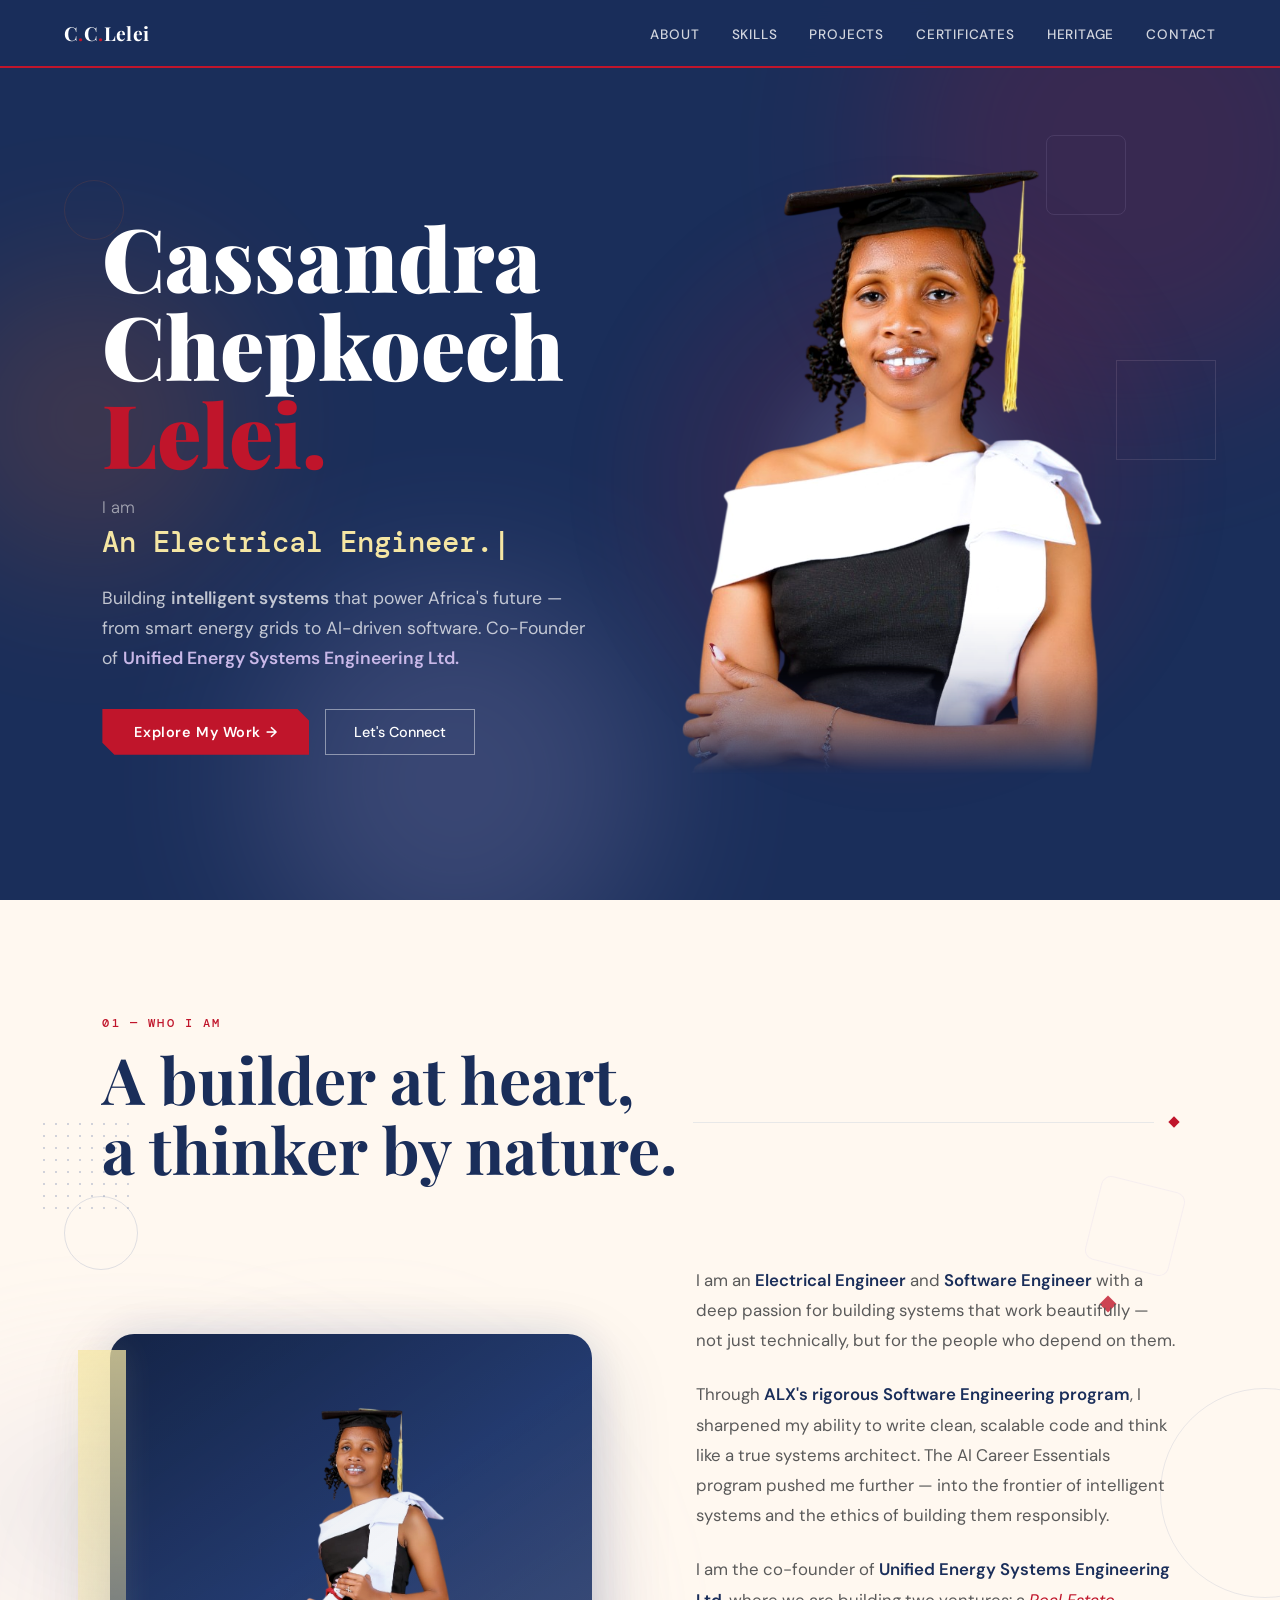
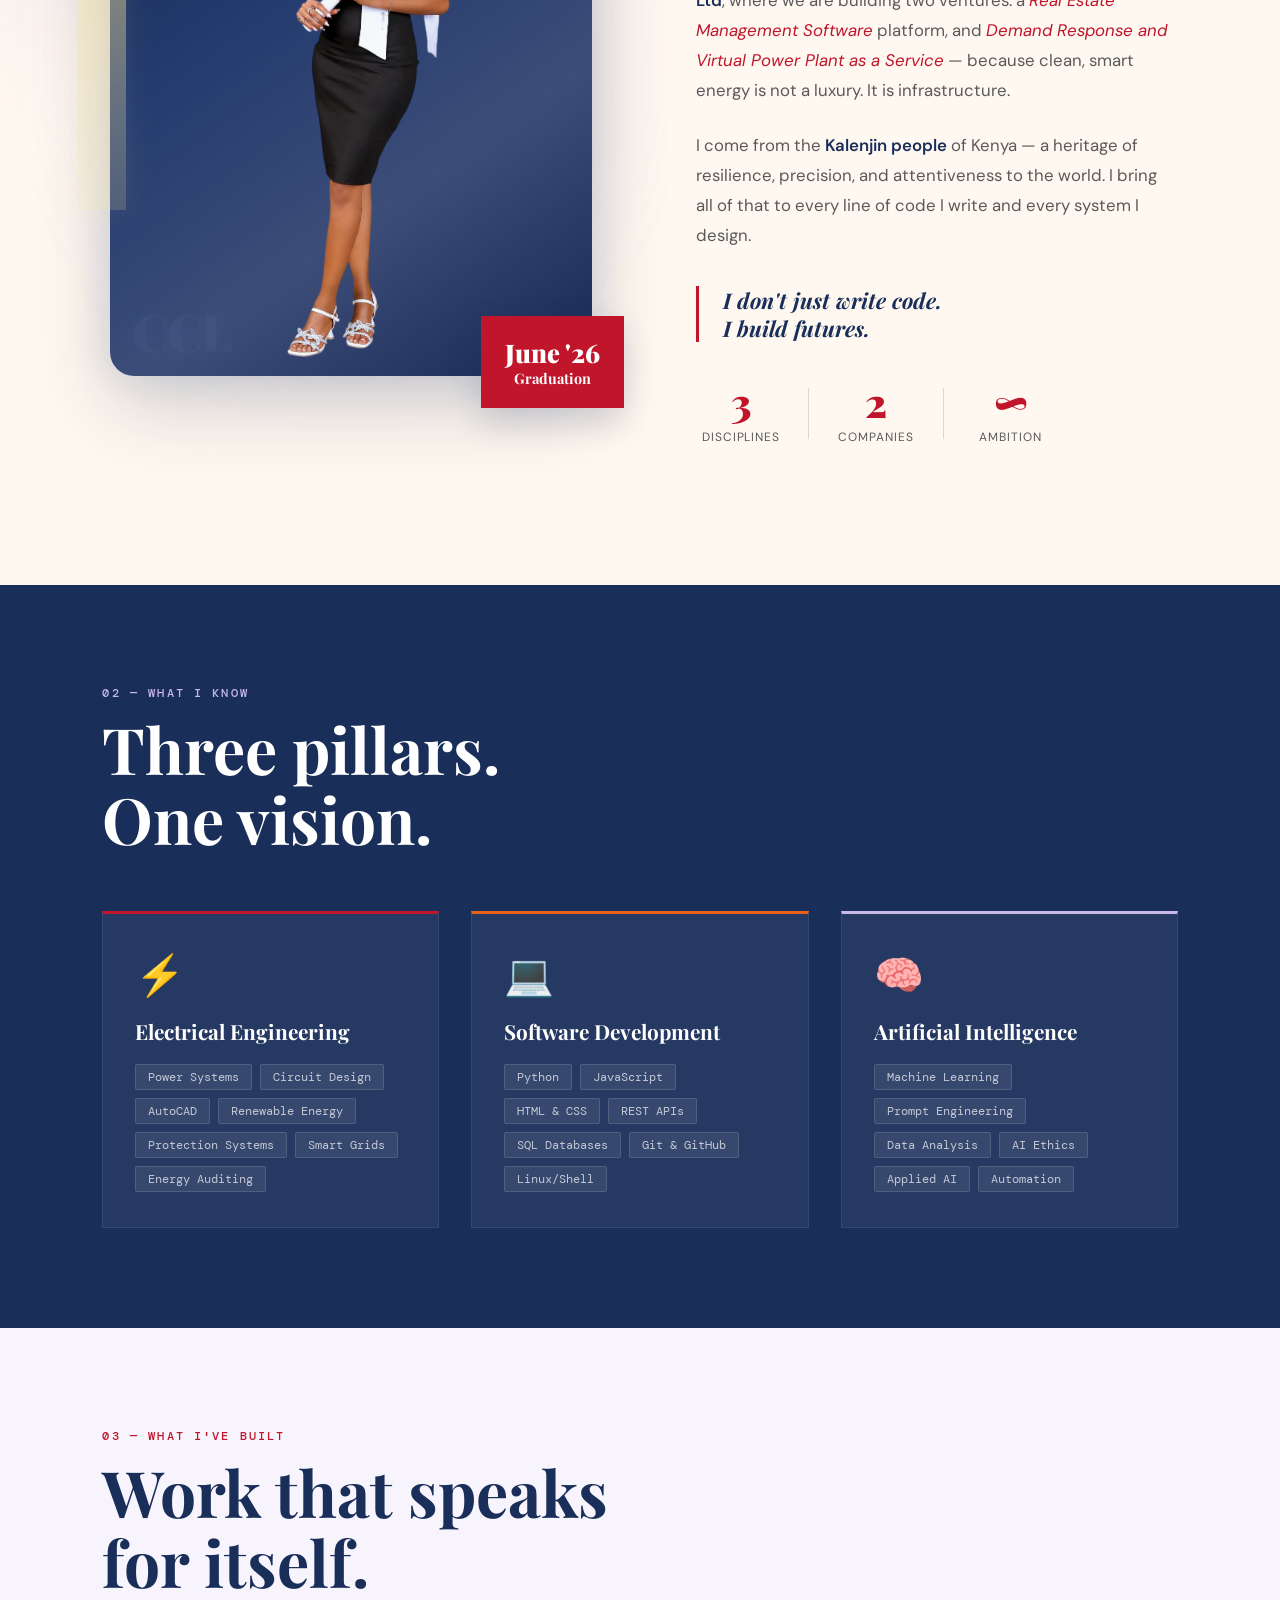
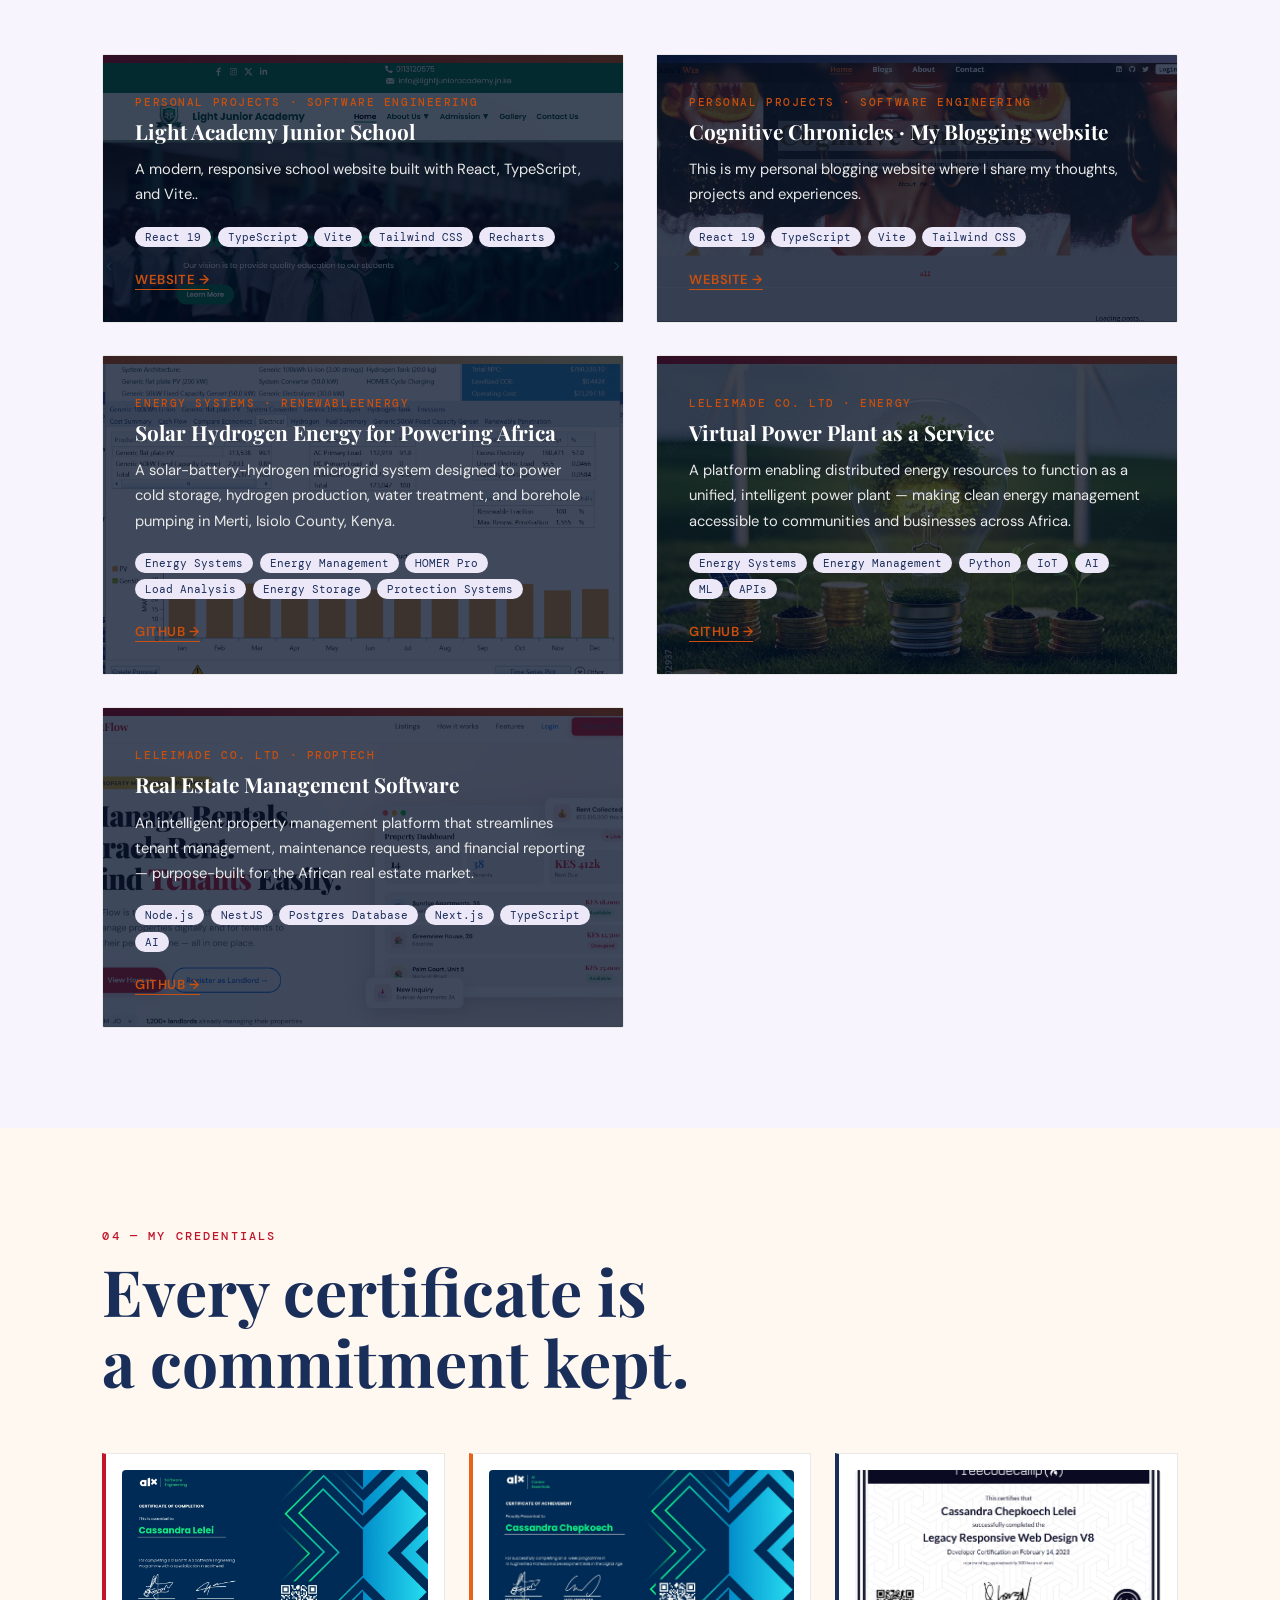
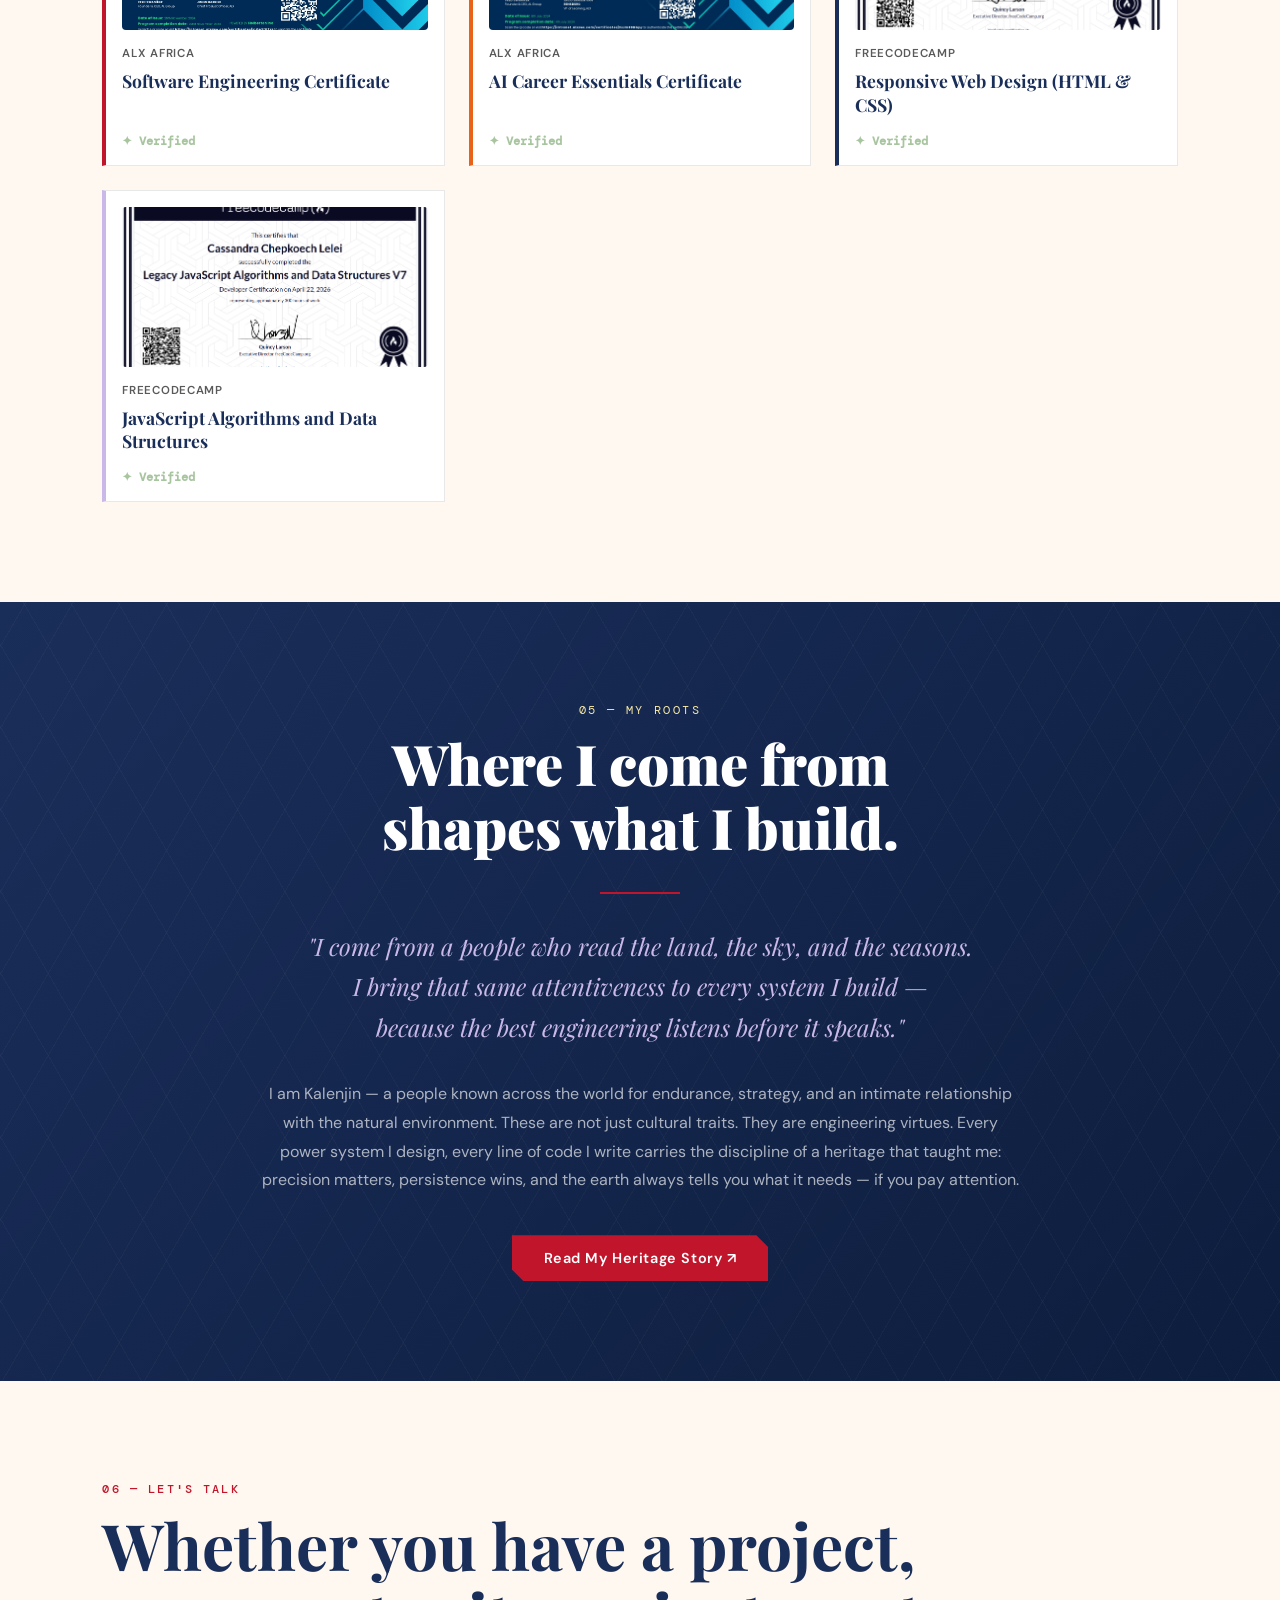
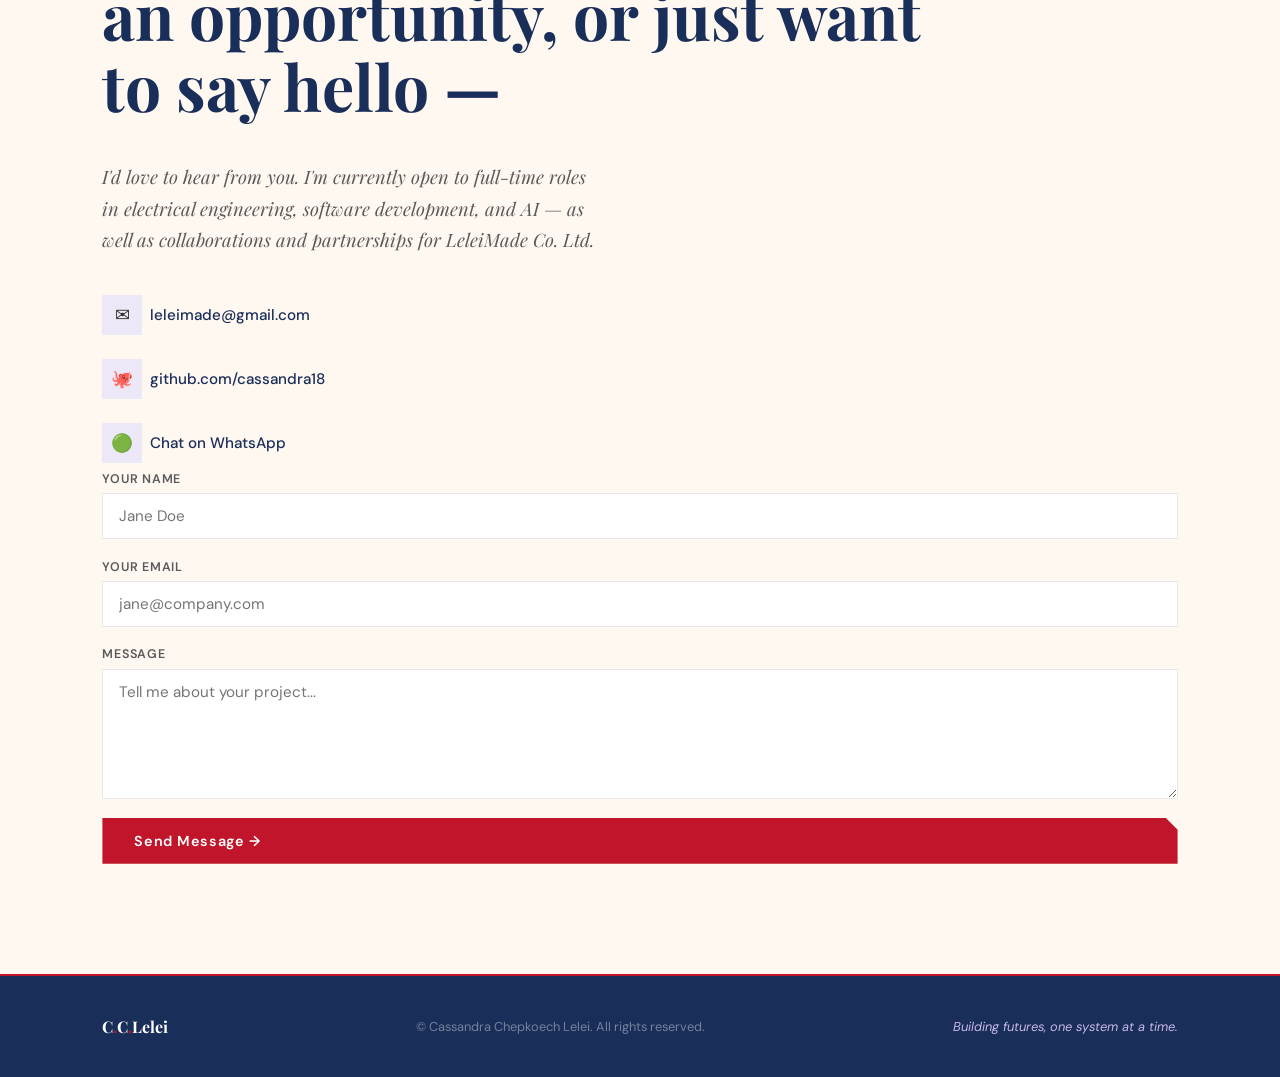
<file: index.html>
<!DOCTYPE html>
<html lang="en">

<head>
  <meta charset="UTF-8" />
  <meta name="viewport" content="width=device-width, initial-scale=1.0" />
  <title>Cassandra Chepkoech Lelei — Engineer · Developer · Founder</title>
  <link rel="preconnect" href="https://fonts.googleapis.com" />
  <link rel="preconnect" href="https://fonts.gstatic.com" crossorigin />
  <link
    href="https://fonts.googleapis.com/css2?family=Playfair+Display:ital,wght@0,400;0,700;0,900;1,400;1,700&family=DM+Sans:wght@300;400;500;600&family=DM+Mono:wght@400;500&display=swap"
    rel="stylesheet" />
  <link rel="icon" type="image/png" href="./images/favicon.png" />
  <link rel="stylesheet" href="style.css">
  <script src="script.js" defer></script>
</head>

<body>

  <!-- NAV -->
  <nav>
    <div class="nav-logo">C<span>.</span>C<span>.</span>Lelei</div>
    <ul class="nav-links">
      <li><a href="#about">About</a></li>
      <li><a href="#skills">Skills</a></li>
      <li><a href="#projects">Projects</a></li>
      <li><a href="#certificates">Certificates</a></li>
      <li><a href="#heritage">Heritage</a></li>
      <li><a href="#contact">Contact</a></li>
    </ul>
  </nav>

  <!-- HERO -->
  <section id="hero">
    <div class="hero-bg">
      <div class="orb orb-1"></div>
      <div class="orb orb-2"></div>
      <div class="orb orb-3"></div>
    </div>
    <div class="floating-shapes">
      <div class="shape shape-1"></div>
      <div class="shape shape-2"></div>
      <div class="shape shape-3"></div>
      <div class="shape shape-4"></div>
    </div>
    <div class="hero-content">
      <!-- LEFT SIDE  (text)-->
      <div class="hero-text">
        <h1 class="hero-name">
          Cassandra<br>
          Chepkoech<br>
          <span class="accent">Lelei.</span>
        </h1>
        <div class="hero-typewriter-wrap">
          <div class="hero-typewriter-label">I am </div>
          <div class="hero-typewriter" id="typewriter"><span class="cursor">|</span></div>
        </div>
        <p class="hero-tagline">
          Building <strong style="color: rgba(255, 255, 255, 0.72); ">intelligent systems</strong> that power Africa's
          future —
          from smart energy grids to AI-driven software. Co-Founder of <strong><a
              href="https://cassandra18.github.io/LeleiMade_Co.ltd/" target="_blank"
              style="text-decoration: none;">Unified Energy Systems Engineering Ltd.</a></strong>
        </p>
        <div class="hero-ctas">
          <a href="#projects" class="btn-primary">Explore My Work →</a>
          <a href="#contact" class="btn-outline">Let's Connect</a>
        </div>
      </div>
      
      <!-- RIGHT SIDE -->
      <div class="hero-image-wrap">
        <div class="portrait-glow"></div>

        <img src="images/Graduate-potrait-Photoroom.png" alt="Portrait of Cassandra Chepkoech Lelei"
          class="hero-portrait" />
      </div>
  </section>

  <!-- ABOUT -->
  <section id="about">

    <!-- DECORATIVE SHAPES -->
    <div class="about-shapes" aria-hidden="true">

      <!-- dotted grid -->
      <div class="about-dots about-dots-left"></div>

      <!-- small circle -->
      <div class="about-shape about-ring about-ring-left"></div>

      <!-- large circle -->
      <div class="about-shape about-ring about-ring-right"></div>

      <!-- rotated square -->
      <div class="about-shape about-square"></div>

      <!-- small diamond -->
      <div class="about-shape about-diamond"></div>

      <!-- soft blue glow -->
      <div class="about-atmosphere"></div>

    </div>


    <!-- SECTION INTRO -->
    <div class="reveal about-heading">

      <div class="section-label">
        01 — Who I Am
      </div>

      <div class="section-divider">

        <h2 class="section-title">
          A builder at heart,<br>
          a thinker by nature.
        </h2>

        <div class="divider-line"></div>

        <div class="divider-diamond"></div>

      </div>

    </div>


    <!-- ABOUT CONTENT -->
    <div class="about-grid reveal">


      <!-- LEFT: PORTRAIT -->
      <div class="about-image-wrap">

        <div class="about-image-glow"></div>

        <div class="about-image-stripe"></div>

        <div class="about-image-card">

          <img src="images/Graduate-photo-Photoroom.png" alt="Portrait of Cassandra Chepkoech Lelei" />

          <div class="about-image-tint"></div>

          <!-- CCL INSIDE THE IMAGE -->
          <div class="about-initials" aria-hidden="true">
            CCL
          </div>

        </div>

        <div class="about-image-badge">
          <span>June '26</span>
          Graduation
        </div>

      </div>


      <!-- RIGHT: ABOUT TEXT -->
      <div class="about-text">

        <p class="about-paragraph">
          I am an <strong>Electrical Engineer</strong> and
          <strong>Software Engineer</strong> with a deep passion
          for building systems that work beautifully — not just
          technically, but for the people who depend on them.
        </p>


        <p class="about-paragraph">
          Through <strong>ALX's rigorous Software Engineering program</strong>,
          I sharpened my ability to write clean, scalable code and think
          like a true systems architect. The AI Career Essentials program
          pushed me further — into the frontier of intelligent systems and
          the ethics of building them responsibly.
        </p>


        <p class="about-paragraph">
          I am the co-founder of
          <strong>Unified Energy Systems Engineering Ltd</strong>,
          where we are building two ventures:
          a <em>Real Estate Management Software</em> platform,
          and <em>Demand Response and Virtual Power Plant as a Service</em>
          — because clean, smart energy is not a luxury. It is infrastructure.
        </p>


        <p class="about-paragraph">
          I come from the <strong>Kalenjin people</strong> of Kenya —
          a heritage of resilience, precision, and attentiveness to the world.
          I bring all of that to every line of code I write and every system
          I design.
        </p>


        <!-- CLOSING STATEMENT -->
        <div class="about-closing">
          I don't just write code.<br>
          I build futures.
        </div>


        <!-- STATS -->
        <div class="about-stats">

          <div class="stat">
            <span class="stat-num">3</span>
            <span class="stat-label">Disciplines</span>
          </div>

          <div class="stat">
            <span class="stat-num">2</span>
            <span class="stat-label">Companies</span>
          </div>

          <div class="stat">
            <span class="stat-num">∞</span>
            <span class="stat-label">Ambition</span>
          </div>

        </div>

      </div>

    </div>


    <!-- BOTTOM TRANSITION: ABOUT → NEXT SECTION -->
    <div class="about-transition about-transition-bottom" aria-hidden="true"></div>

  </section>

  <!-- SKILLS -->
  <section id="skills">
    <div class="reveal">
      <div class="section-label" style="color:var(--lilac)">02 — What I Know</div>
      <h2 class="section-title">Three pillars.<br>One vision.</h2>
    </div>
    <div class="skills-grid reveal">
      <div class="skill-pillar">
        <div class="pillar-icon">⚡</div>
        <div class="pillar-title">Electrical Engineering</div>
        <div class="skill-tags">
          <span class="skill-tag">Power Systems</span>
          <span class="skill-tag">Circuit Design</span>
          <span class="skill-tag">AutoCAD</span>
          <span class="skill-tag">Renewable Energy</span>
          <span class="skill-tag">Protection Systems</span>
          <span class="skill-tag">Smart Grids</span>
          <span class="skill-tag">Energy Auditing</span>
        </div>
      </div>
      <div class="skill-pillar">
        <div class="pillar-icon">💻</div>
        <div class="pillar-title">Software Development</div>
        <div class="skill-tags">
          <span class="skill-tag">Python</span>
          <span class="skill-tag">JavaScript</span>
          <span class="skill-tag">HTML & CSS</span>
          <span class="skill-tag">REST APIs</span>
          <span class="skill-tag">SQL Databases</span>
          <span class="skill-tag">Git & GitHub</span>
          <span class="skill-tag">Linux/Shell</span>
        </div>
      </div>
      <div class="skill-pillar">
        <div class="pillar-icon">🧠</div>
        <div class="pillar-title">Artificial Intelligence</div>
        <div class="skill-tags">
          <span class="skill-tag">Machine Learning</span>
          <span class="skill-tag">Prompt Engineering</span>
          <span class="skill-tag">Data Analysis</span>
          <span class="skill-tag">AI Ethics</span>
          <span class="skill-tag">Applied AI</span>
          <span class="skill-tag">Automation</span>
        </div>
      </div>
    </div>
  </section>

  <!-- PROJECTS -->
  <section id="projects">
    <div class="reveal">
      <div class="section-label">03 — What I've Built</div>
      <h2 class="section-title">Work that speaks<br>for itself.</h2>
    </div>
    <div class="projects-grid reveal">

      <div class="project-card">
        <div class="project-card-header"></div>
        <div class="project-card-body">
          <div class="project-category">Personal projects · Software Engineering</div>
          <h3 class="project-title">Light Academy Junior School</h3>
          <p class="project-desc">A modern, responsive school website built with React, TypeScript, and Vite..</p>
          <div class="project-tech">
            <span class="tech-pill">React 19</span>
            <span class="tech-pill">TypeScript</span>
            <span class="tech-pill">Vite</span>
            <span class="tech-pill">Tailwind CSS</span>
            <span class="tech-pill">Recharts</span>
          </div>
          <div class="project-links">
            <a href="https://school-website-five-delta.vercel.app/" class="project-link" target="_blank">Website →</a>
          </div>
        </div>
      </div>

      <div class="project-card">
        <div class="project-card-header"></div>
        <div class="project-card-body">
          <div class="project-category">Personal projects · Software Engineering</div>
          <h3 class="project-title">Cognitive Chronicles · My Blogging website</h3>
          <p class="project-desc">This is my personal blogging website where I share my thoughts, projects and
            experiences.</p>
          <div class="project-tech">
            <span class="tech-pill">React 19</span>
            <span class="tech-pill">TypeScript</span>
            <span class="tech-pill">Vite</span>
            <span class="tech-pill">Tailwind CSS</span>
          </div>
          <div class="project-links">
            <a href="https://cassys-web.vercel.app/" class="project-link" target="_blank">Website →</a>
          </div>
        </div>
      </div>
      <div class="project-card">
        <div class="project-card-header"></div>
        <div class="project-card-body">
          <div class="project-category">Energy Systems · RenewableEnergy</div>
          <h3 class="project-title">Solar Hydrogen Energy for Powering Africa</h3>
          <p class="project-desc">A solar-battery-hydrogen microgrid system designed to power cold storage, hydrogen
            production, water treatment, and borehole pumping in Merti, Isiolo County, Kenya.</p>
          <div class="project-tech">
            <span class="tech-pill">Energy Systems</span>
            <span class="tech-pill">Energy Management</span>
            <span class="tech-pill">HOMER Pro</span>
            <span class="tech-pill">Load Analysis</span>
            <span class="tech-pill">Energy Storage</span>
            <span class="tech-pill">Protection Systems</span>
          </div>
          <div class="project-links">
            <a href="https://github.com/cassandra18/SHEPA_Energy_System" class="project-link" target="_blank">GitHub
              →</a>
          </div>
        </div>
      </div>

      <div class="project-card">
        <div class="project-card-header"></div>
        <div class="project-card-body">
          <div class="project-category">LeleiMade Co. Ltd · Energy</div>
          <h3 class="project-title">Virtual Power Plant as a Service</h3>
          <p class="project-desc">A platform enabling distributed energy resources to function as a unified, intelligent
            power plant — making clean energy management accessible to communities and businesses across Africa.</p>
          <div class="project-tech">
            <span class="tech-pill">Energy Systems</span>
            <span class="tech-pill">Energy Management</span>
            <span class="tech-pill">Python</span>
            <span class="tech-pill">IoT</span>
            <span class="tech-pill">AI</span>
            <span class="tech-pill">ML</span>
            <span class="tech-pill">APIs</span>
          </div>
          <div class="project-links">
            <a href="https://github.com/cassandra18/LELEIMADE-VPP/blob/main/README.md" class="project-link"
              target="_blank">GitHub →</a>
          </div>
        </div>
      </div>

      <div class="project-card">
        <div class="project-card-header"></div>
        <div class="project-card-body">
          <div class="project-category">LeleiMade Co. Ltd · PropTech</div>
          <h3 class="project-title">Real Estate Management Software</h3>
          <p class="project-desc">An intelligent property management platform that streamlines tenant management,
            maintenance requests, and financial reporting — purpose-built for the African real estate market.</p>
          <div class="project-tech">
            <span class="tech-pill">Node.js</span>
            <span class="tech-pill">NestJS</span>
            <span class="tech-pill">Postgres Database</span>
            <span class="tech-pill">Next.js</span>
            <span class="tech-pill">TypeScript</span>
            <span class="tech-pill">AI</span>
          </div>
          <div class="project-links">
            <a href="https://github.com/cassandra18/LELEIMADE.CO-PROPERTY-MANAGEMENT-SAAS" class="project-link"
              target="_blank">GitHub →</a>
          </div>
        </div>
      </div>


    </div>
    </div>
  </section>

  <!-- CERTIFICATES -->
  <section id="certificates">
    <div class="reveal">
      <div class="section-label">04 — My Credentials</div>
      <h2 class="section-title">Every certificate is<br>a commitment kept.</h2>
    </div>
    <div class="certs-grid reveal">
      <div class="cert-card">
        <img src="images/ALX_SOFTWARE_CERTIFICATE.jpeg" alt="ALX Software Engineering Certificate" class="cert-image">
        <div class="cert-org">ALX Africa</div>
        <div class="cert-name">Software Engineering Certificate</div>
        <div class="cert-badge">✦ Verified</div>
      </div>

      <div class="cert-card">
        <img src="images/AiCE_Certificate.jpeg" alt="ALX Software Engineering Certificate" class="cert-image">
        <div class="cert-org">ALX Africa</div>
        <div class="cert-name">AI Career Essentials Certificate</div>
        <div class="cert-badge">✦ Verified</div>
      </div>

      <div class="cert-card">
        <img src="images/Freecodecamp_Web_dev_Certificate.png" alt="ALX Software Engineering Certificate"
          class="cert-image">
        <div class="cert-org">freeCodeCamp</div>
        <div class="cert-name">Responsive Web Design (HTML & CSS)</div>
        <div class="cert-badge">✦ Verified</div>
      </div>

      <div class="cert-card">
        <img src="images/Freedcodecamp_JS_Certificate.png" alt="ALX Software Engineering Certificate"
          class="cert-image">
        <div class="cert-org">freeCodeCamp</div>
        <div class="cert-name">JavaScript Algorithms and Data Structures</div>
        <div class="cert-badge">✦ Verified</div>
      </div>
  </section>

  <!-- HERITAGE -->
  <section id="heritage">
    <div class="heritage-geo"></div>
    <div class="heritage-inner reveal">
      <div class="heritage-eyebrow">05 — My Roots</div>
      <h2 class="heritage-title">Where I come from<br>shapes what I build.</h2>
      <div class="heritage-divider"></div>
      <blockquote class="heritage-quote">
        "I come from a people who read the land, the sky, and the seasons.<br>
        I bring that same attentiveness to every system I build —<br>
        because the best engineering listens before it speaks."
      </blockquote>
      <p class="heritage-body">
        I am Kalenjin — a people known across the world for endurance, strategy, and an intimate relationship with the
        natural environment. These are not just cultural traits. They are engineering virtues. Every power system I
        design, every line of code I write carries the discipline of a heritage that taught me: precision matters,
        persistence wins, and the earth always tells you what it needs — if you pay attention.
      </p>
      <a href="https://kalenjinheritage.my.canva.site/" class="btn-primary" target="_blank">Read My Heritage Story ↗</a>
    </div>
  </section>

  <!-- CONTACT -->
  <section id="contact">
    <div class="reveal">
      <div class="section-label">06 — Let's Talk</div>
      <h2 class="section-title">Whether you have a project,<br>an opportunity, or just want<br>to say hello —</h2>
    </div>
    <div class="contact-inner reveal">
      <div class="contact-left">

        <p class="contact-tagline">
          I'd love to hear from you. I'm currently open to full-time roles in electrical
          engineering, software development, and AI — as well as collaborations and partnerships for LeleiMade Co. Ltd.
        </p>

        <div class="contact-info">

          <div class="contact-item">
            <div class="contact-icon">✉</div>
            <a href="mailto:leleimade@gmail.com">leleimade@gmail.com</a>
          </div>

          <div class="contact-item">
            <div class="contact-icon">🐙</div>
            <a href="https://github.com/cassandra18" target="_blank">
              github.com/cassandra18
            </a>
          </div>

          <div class="contact-item">
            <div class="contact-icon">🟢</div>
            <a href="https://wa.me/2547113120575?text=Hi%20Cassandra,%20I%20saw%20your%20portfolio%20and..."
              target="_blank">
              Chat on WhatsApp
            </a>
          </div>

          <!-- Optional LinkedIn -->
          <!--
      <div class="contact-item">
        <div class="contact-icon">💼</div>
        <a href="#">linkedin.com/in/cassandra-lelei</a>
      </div>
      -->

        </div>
      </div>
    </div>
    </div>
    <form action="https://formspree.io/f/mrerrgbb" method="POST" class="contact-form">

      <div class="form-group">
        <label class="form-label">Your Name</label>
        <input type="text" name="name" class="form-input" placeholder="Jane Doe" required />
      </div>

      <div class="form-group">
        <label class="form-label">Your Email</label>
        <input type="email" name="email" class="form-input" placeholder="jane@company.com" required />
      </div>

      <div class="form-group">
        <label class="form-label">Message</label>
        <textarea name="message" class="form-textarea" placeholder="Tell me about your project..." required></textarea>
      </div>

      <button type="submit" class="form-submit">
        <span class="btn-text">Send Message →</span>
        <span class="btn-loader"></span>
      </button>
    </form>

    <p id="form-status" class="form-status"></p>
    </div>
  </section>

  <!-- FOOTER -->
  <footer>
    <div class="footer-brand">C<span>.</span>C<span>.</span>Lelei</div>
    <div class="footer-copy">
      © <span id="year"></span> Cassandra Chepkoech Lelei. All rights reserved.
    </div>
    <div class="footer-tagline">Building futures, one system at a time.</div>
  </footer>

  <div id="cert-modal" class="cert-modal">
    <span class="close-btn">&times;</span>
    <img class="modal-content" id="modal-img">
  </div>
</body>

</html>
</file>
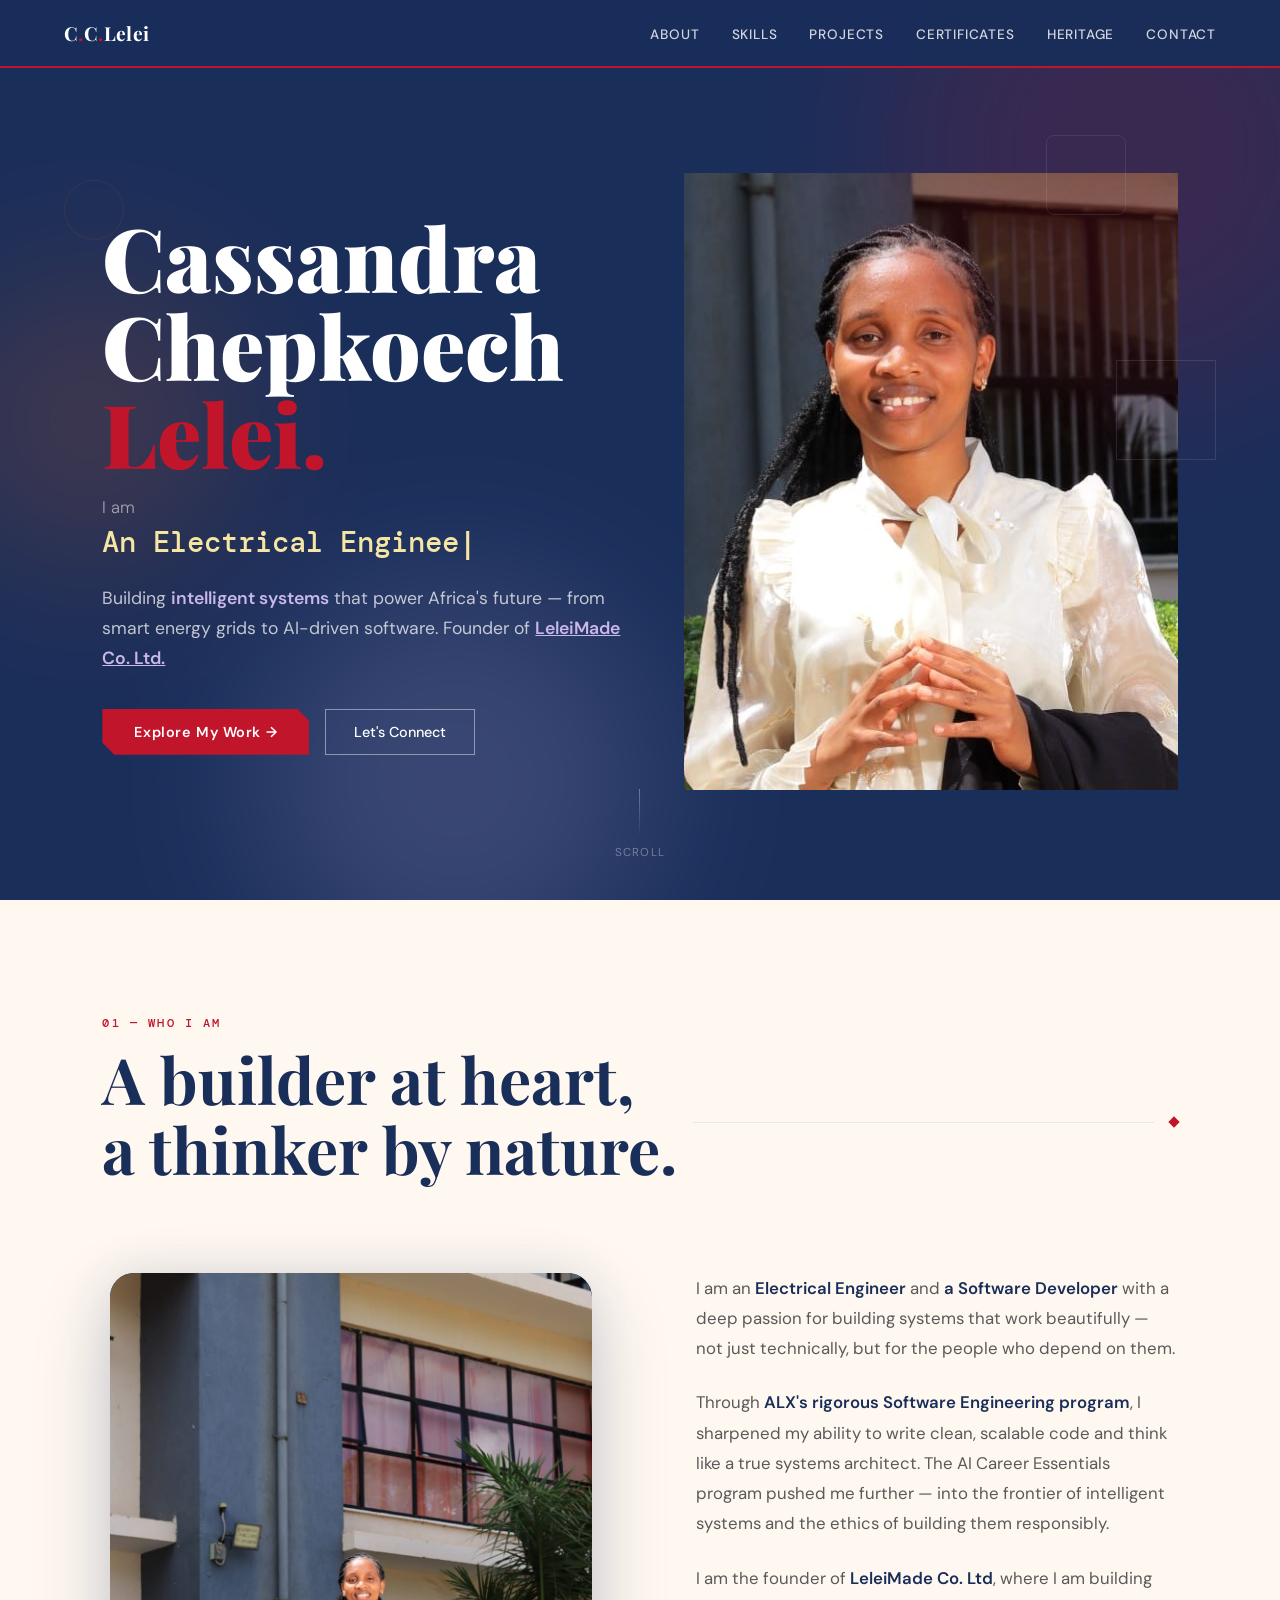
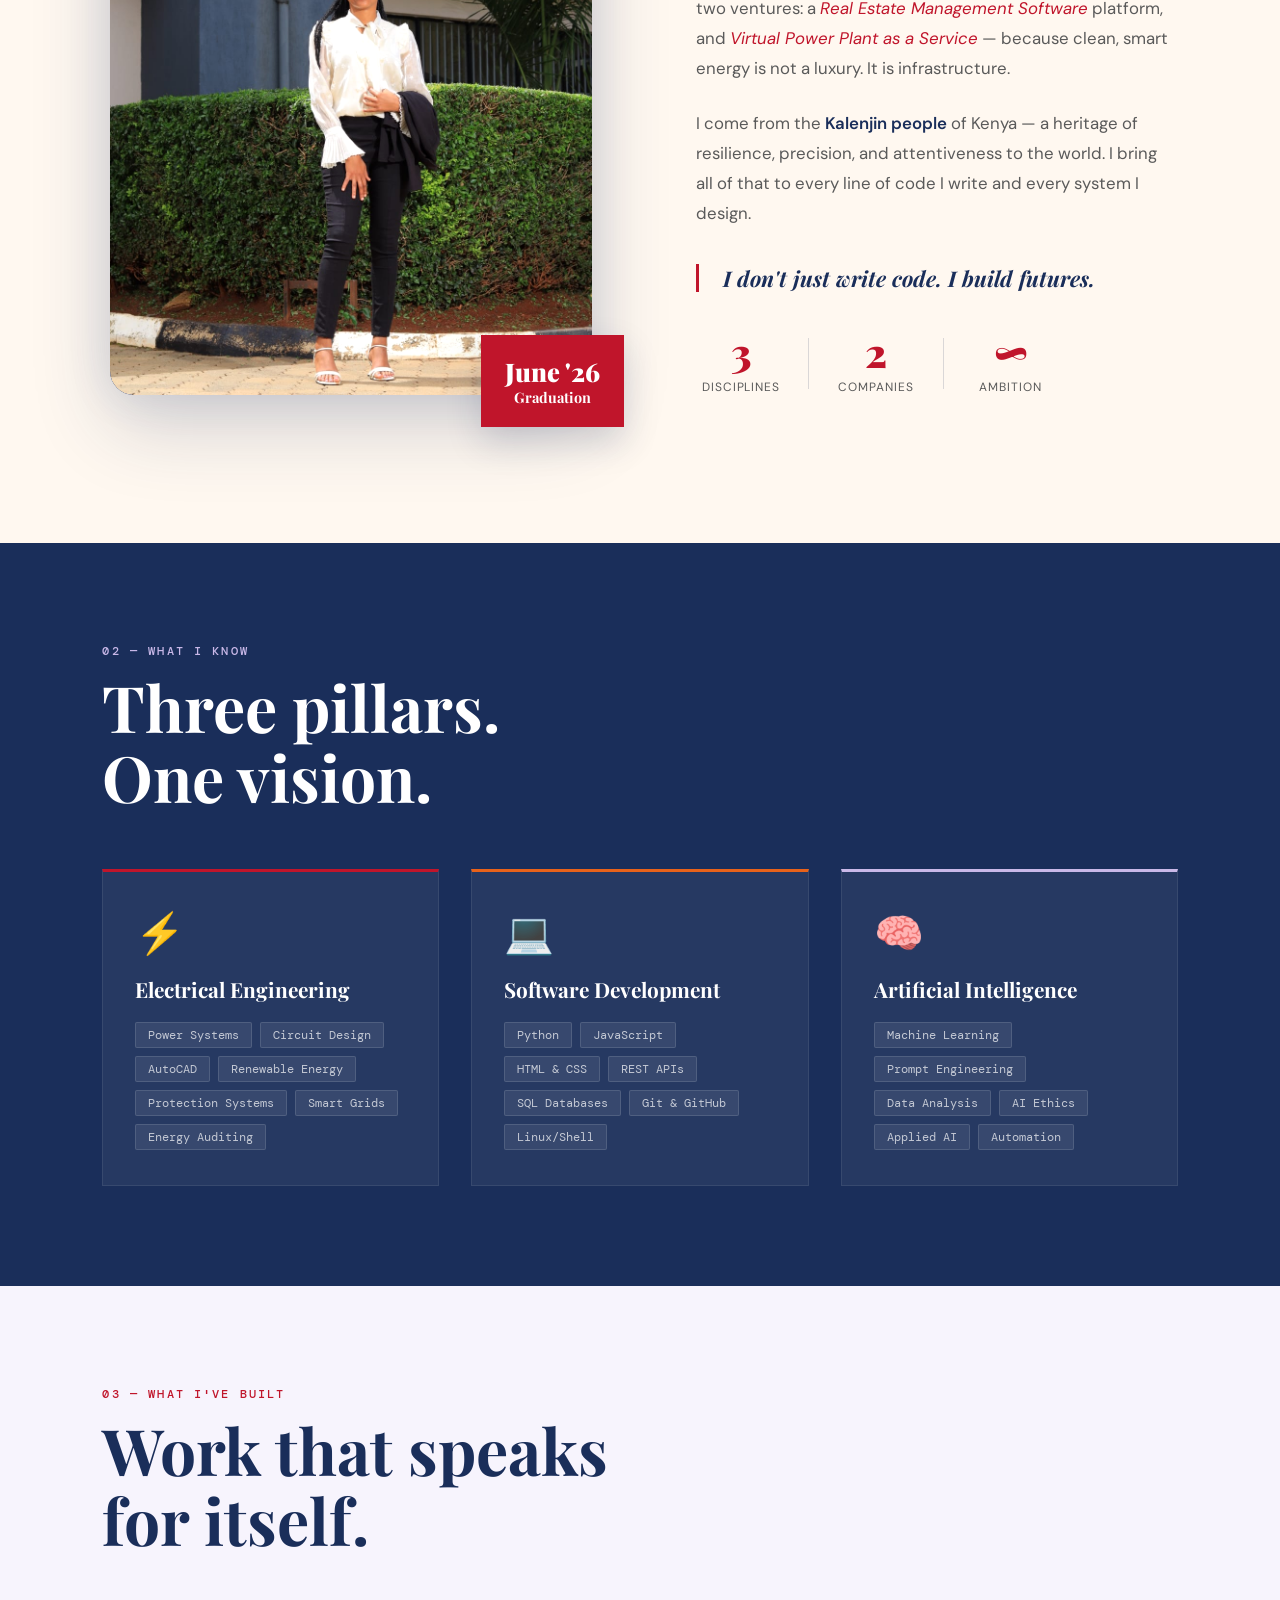
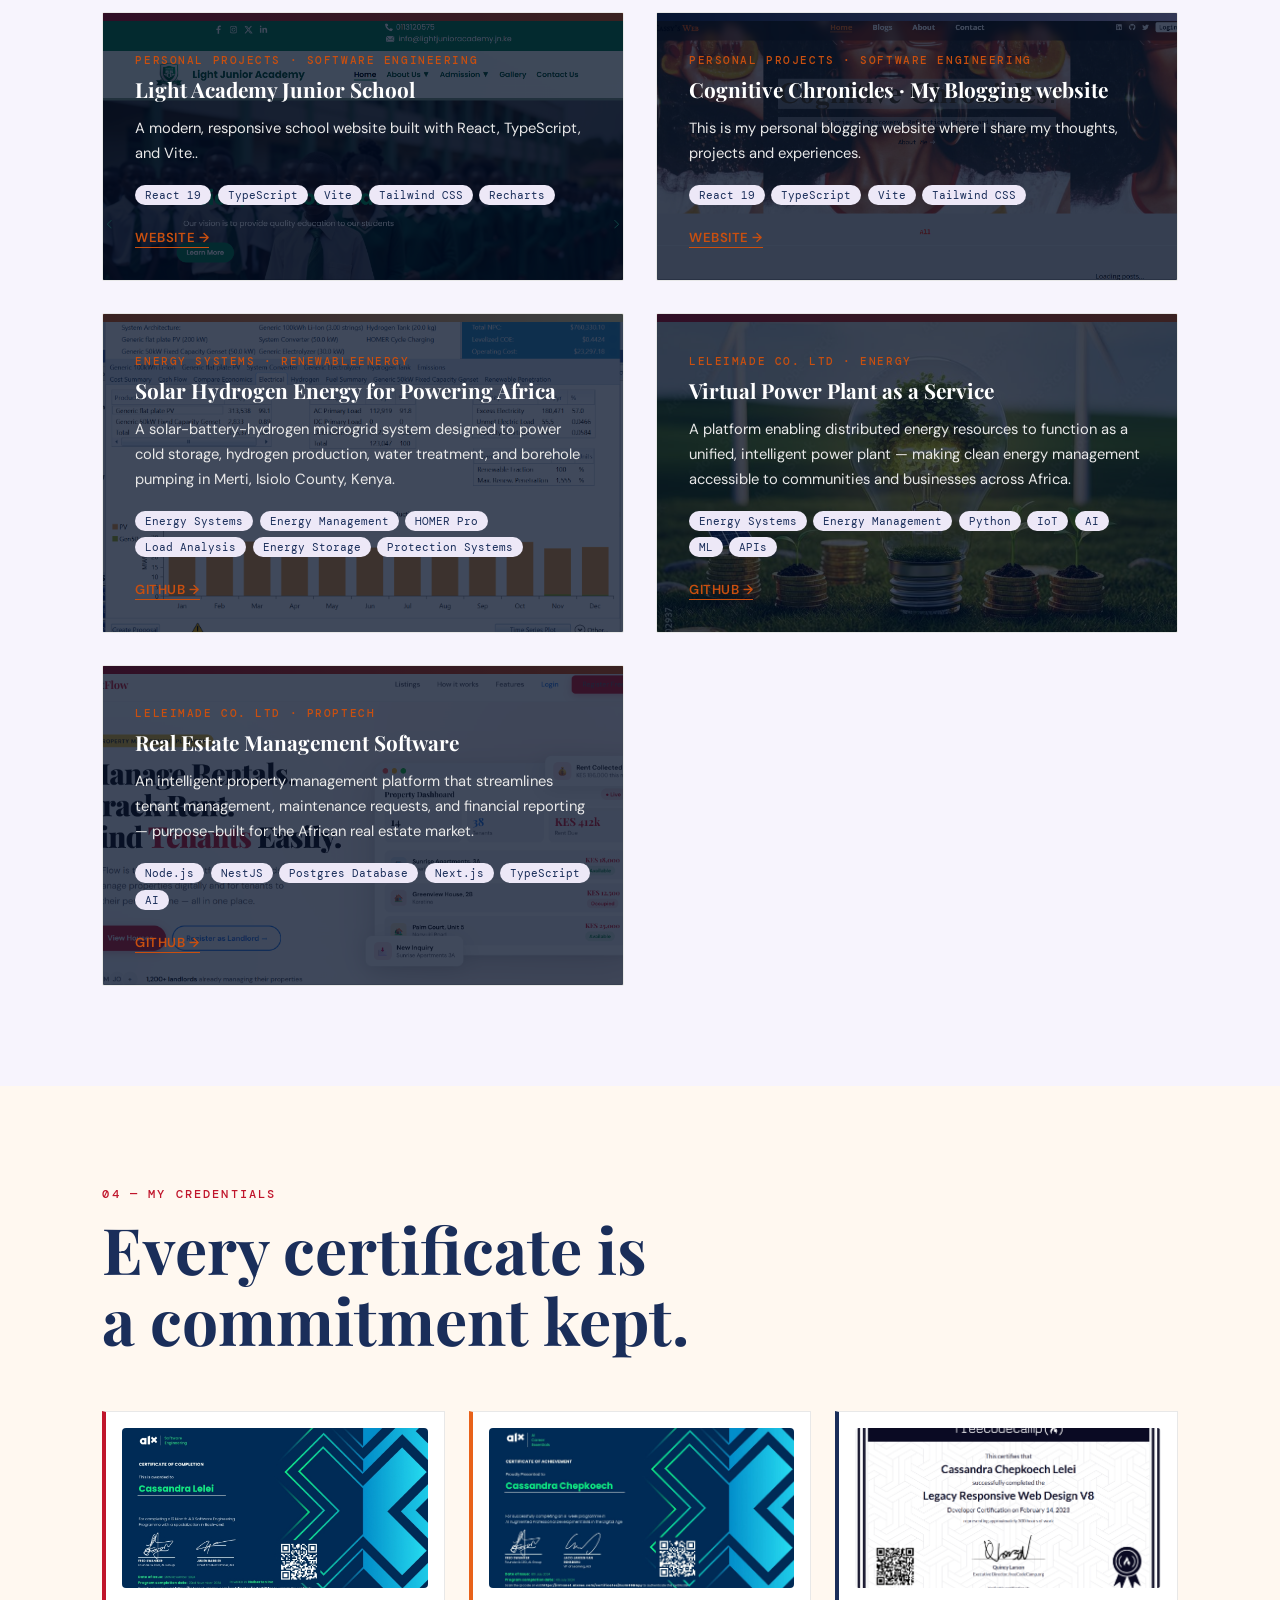
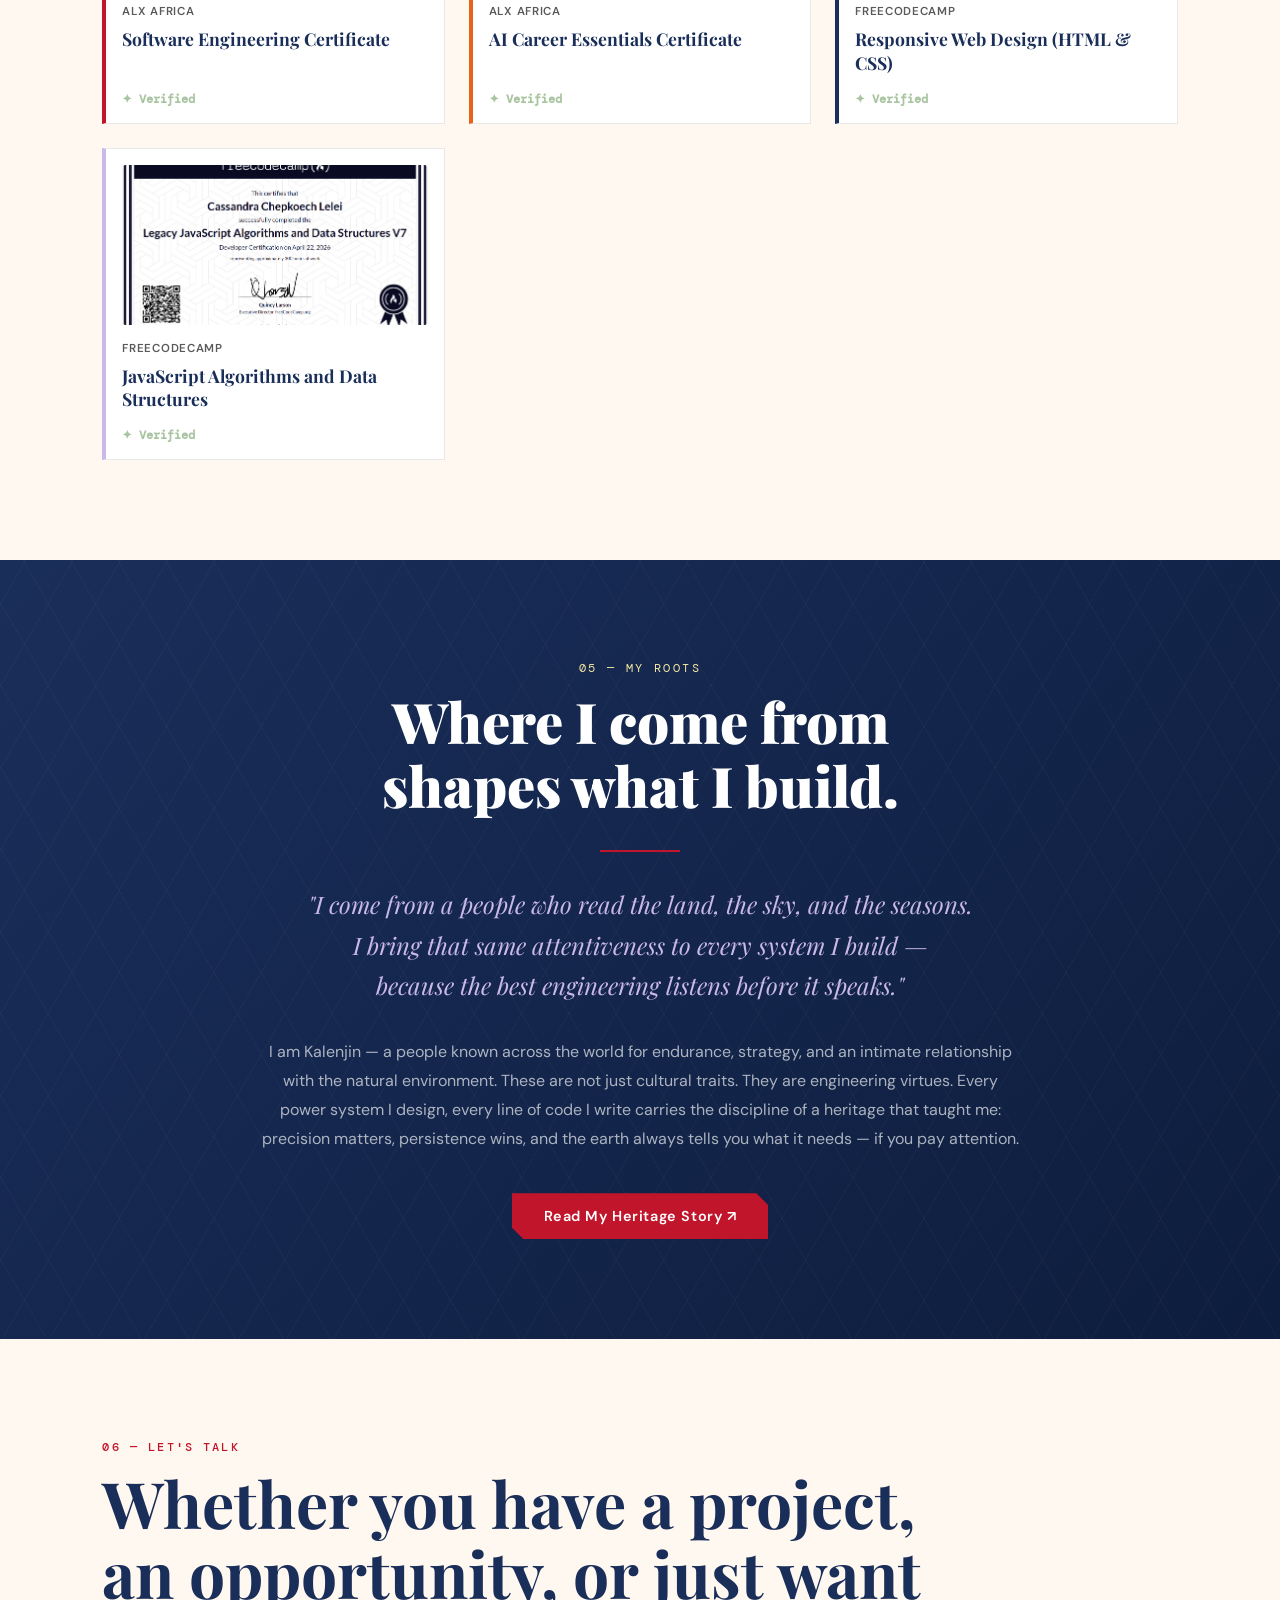
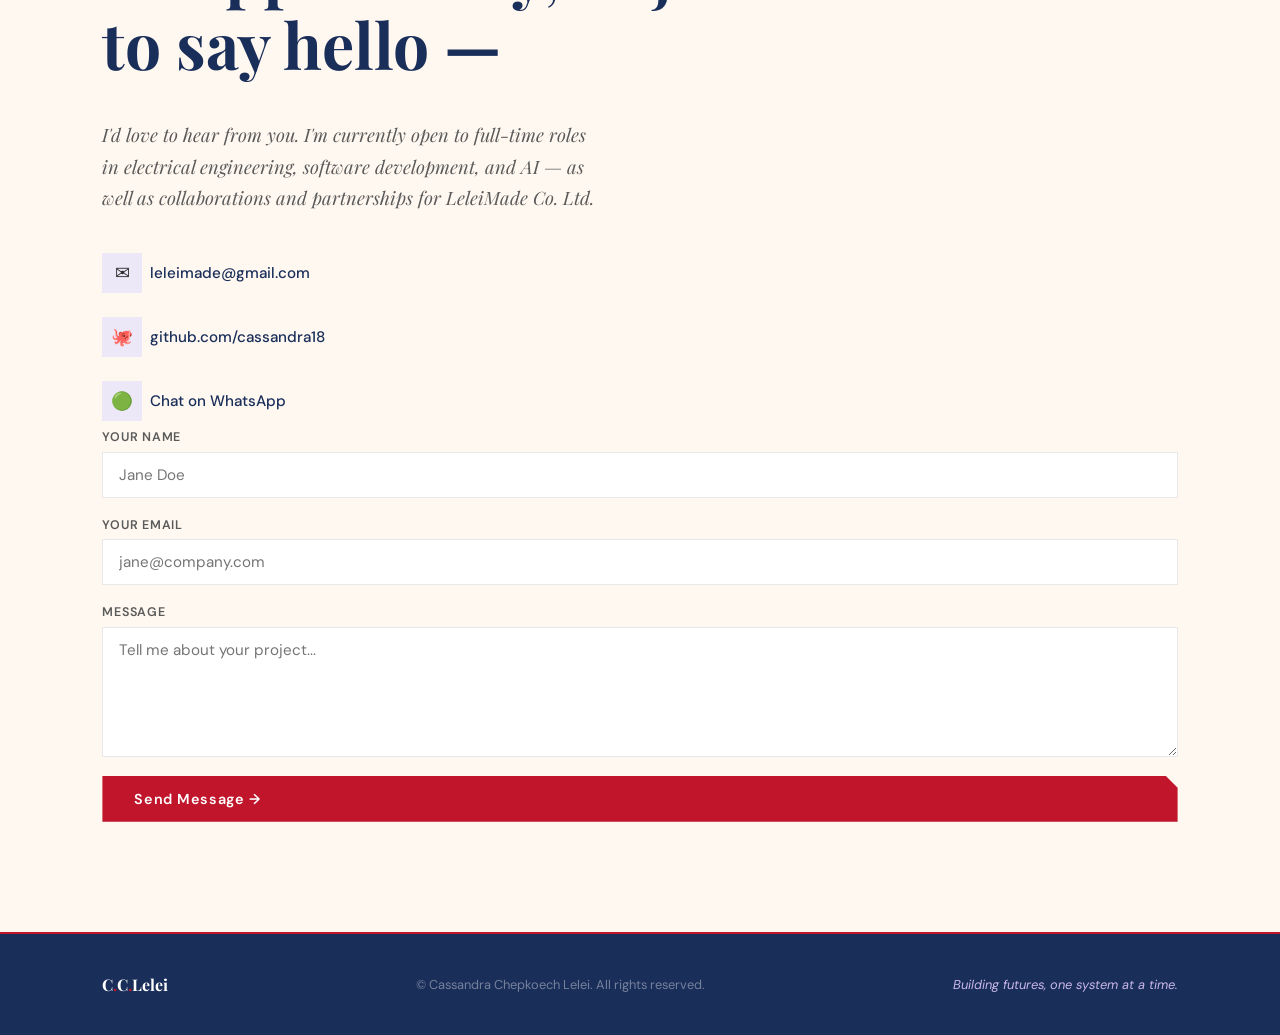
<file: cassandra_portfolio.html>
<!DOCTYPE html>
<html lang="en">

<head>
  <meta charset="UTF-8" />
  <meta name="viewport" content="width=device-width, initial-scale=1.0" />
  <title>Cassandra Chepkoech Lelei — Engineer · Developer · Founder</title>
  <link rel="preconnect" href="https://fonts.googleapis.com" />
  <link rel="preconnect" href="https://fonts.gstatic.com" crossorigin />
  <link
    href="https://fonts.googleapis.com/css2?family=Playfair+Display:ital,wght@0,400;0,700;0,900;1,400;1,700&family=DM+Sans:wght@300;400;500;600&family=DM+Mono:wght@400;500&display=swap"
    rel="stylesheet" />
    <link rel="icon" type="image/png" href="./images/favicon.png" />
  <link rel="stylesheet" href="style.css">
  <script src="script.js" defer></script>
</head>

<body>

  <!-- NAV -->
  <nav>
    <div class="nav-logo">C<span>.</span>C<span>.</span>Lelei</div>
    <ul class="nav-links">
      <li><a href="#about">About</a></li>
      <li><a href="#skills">Skills</a></li>
      <li><a href="#projects">Projects</a></li>
      <li><a href="#certificates">Certificates</a></li>
      <li><a href="#heritage">Heritage</a></li>
      <li><a href="#contact">Contact</a></li>
    </ul>
  </nav>

  <!-- HERO -->
  <section id="hero">
    <div class="hero-bg">
      <div class="orb orb-1"></div>
      <div class="orb orb-2"></div>
      <div class="orb orb-3"></div>
    </div>
    <div class="floating-shapes">
      <div class="shape shape-1"></div>
      <div class="shape shape-2"></div>
      <div class="shape shape-3"></div>
      <div class="shape shape-4"></div>
    </div>
    <div class="hero-content">
      <!-- LEFT SIDE  (text)-->
      <div class="hero-text">
        <h1 class="hero-name">
          Cassandra<br>
          Chepkoech<br>
          <span class="accent">Lelei.</span>
        </h1>
        <div class="hero-typewriter-wrap">
          <div class="hero-typewriter-label">I am </div>
          <div class="hero-typewriter" id="typewriter"><span class="cursor">|</span></div>
        </div>
        <p class="hero-tagline">
          Building <strong>intelligent systems</strong> that power Africa's future —
          from smart energy grids to AI-driven software. Founder of <strong><a href="https://cassandra18.github.io/LeleiMade_Co.ltd/" target="_blank">LeleiMade Co. Ltd.</a></strong>
        </p>
        <div class="hero-ctas">
          <a href="#projects" class="btn-primary">Explore My Work →</a>
          <a href="#contact" class="btn-outline">Let's Connect</a>
        </div>
      </div>

      <!-- RIGHT SIDE -->
      <div class="hero-image">
        <img src="images/potrait.JPG" alt="Portrait of Cassandra Chepkoech Lelei" class="hero-image" />
      </div>

    </div>
    <div class="hero-scroll-hint">
      <div class="scroll-line"></div>
      <span>Scroll</span>
    </div>
  </section>

  <!-- ABOUT -->
  <section id="about">
    <div class="reveal">
      <div class="section-label">01 — Who I Am</div>
      <div class="section-divider">
        <h2 class="section-title">A builder at heart,<br>a thinker by nature.</h2>
        <div class="divider-line"></div>
        <div class="divider-diamond"></div>
      </div>
    </div>
    <div class="about-grid reveal">
      <div class="about-image-wrap">
        <div class="about-image-card">
          <img src="images/project_day.jpeg" alt="Cassandra Chepkoech Lelei" class="about-image" />
        </div>
        <div class="about-image-badge">
          <span>June '26</span>
          Graduation
        </div>
      </div>
      <div class="about-text">
        <p class="about-paragraph">
          I am an <strong>Electrical Engineer</strong> and <strong> a Software Developer</strong> with a deep passion
          for
          building systems that work beautifully — not just technically, but for the people who depend on them.
        </p>
        <p class="about-paragraph">
          Through <strong>ALX's rigorous Software Engineering program</strong>, I sharpened my ability to write clean,
          scalable code and think like a true systems architect. The AI Career Essentials program pushed me further —
          into the frontier of intelligent systems and the ethics of building them responsibly.
        </p>
        <p class="about-paragraph">
          I am the founder of <strong>LeleiMade Co. Ltd</strong>, where I am building two ventures: a <em>Real Estate
            Management Software</em> platform, and <em>Virtual Power Plant as a Service</em> — because clean, smart
          energy is not a luxury. It is infrastructure.
        </p>
        <p class="about-paragraph">
          I come from the <strong>Kalenjin people</strong> of Kenya — a heritage of resilience, precision, and
          attentiveness to the world. I bring all of that to every line of code I write and every system I design.
        </p>
        <div class="about-closing">
          I don't just write code. I build futures.
        </div>
        <div class="about-stats">
          <div class="stat"><span class="stat-num">3</span><span class="stat-label">Disciplines</span></div>
          <div class="stat"><span class="stat-num">2</span><span class="stat-label">Companies</span></div>
          <div class="stat"><span class="stat-num">∞</span><span class="stat-label">Ambition</span></div>
        </div>
      </div>
    </div>
  </section>

  <!-- SKILLS -->
  <section id="skills">
    <div class="reveal">
      <div class="section-label" style="color:var(--lilac)">02 — What I Know</div>
      <h2 class="section-title">Three pillars.<br>One vision.</h2>
    </div>
    <div class="skills-grid reveal">
      <div class="skill-pillar">
        <div class="pillar-icon">⚡</div>
        <div class="pillar-title">Electrical Engineering</div>
        <div class="skill-tags">
          <span class="skill-tag">Power Systems</span>
          <span class="skill-tag">Circuit Design</span>
          <span class="skill-tag">AutoCAD</span>
          <span class="skill-tag">Renewable Energy</span>
          <span class="skill-tag">Protection Systems</span>
          <span class="skill-tag">Smart Grids</span>
          <span class="skill-tag">Energy Auditing</span>
        </div>
      </div>
      <div class="skill-pillar">
        <div class="pillar-icon">💻</div>
        <div class="pillar-title">Software Development</div>
        <div class="skill-tags">
          <span class="skill-tag">Python</span>
          <span class="skill-tag">JavaScript</span>
          <span class="skill-tag">HTML & CSS</span>
          <span class="skill-tag">REST APIs</span>
          <span class="skill-tag">SQL Databases</span>
          <span class="skill-tag">Git & GitHub</span>
          <span class="skill-tag">Linux/Shell</span>
        </div>
      </div>
      <div class="skill-pillar">
        <div class="pillar-icon">🧠</div>
        <div class="pillar-title">Artificial Intelligence</div>
        <div class="skill-tags">
          <span class="skill-tag">Machine Learning</span>
          <span class="skill-tag">Prompt Engineering</span>
          <span class="skill-tag">Data Analysis</span>
          <span class="skill-tag">AI Ethics</span>
          <span class="skill-tag">Applied AI</span>
          <span class="skill-tag">Automation</span>
        </div>
      </div>
    </div>
  </section>

  <!-- PROJECTS -->
  <section id="projects">
    <div class="reveal">
      <div class="section-label">03 — What I've Built</div>
      <h2 class="section-title">Work that speaks<br>for itself.</h2>
    </div>
    <div class="projects-grid reveal">

      <div class="project-card">
        <div class="project-card-header"></div>
        <div class="project-card-body">
          <div class="project-category">Personal projects · Software Engineering</div>
          <h3 class="project-title">Light Academy Junior School</h3>
          <p class="project-desc">A modern, responsive school website built with React, TypeScript, and Vite..</p>
          <div class="project-tech">
            <span class="tech-pill">React 19</span>
            <span class="tech-pill">TypeScript</span>
            <span class="tech-pill">Vite</span>
            <span class="tech-pill">Tailwind CSS</span>
            <span class="tech-pill">Recharts</span>
          </div>
          <div class="project-links">
            <a href="https://school-website-3xb8orobt-cassandra18s-projects.vercel.app/" class="project-link"
              target="_blank">Website →</a>
          </div>
        </div>
      </div>

      <div class="project-card">
        <div class="project-card-header"></div>
        <div class="project-card-body">
          <div class="project-category">Personal projects · Software Engineering</div>
          <h3 class="project-title">Cognitive Chronicles · My Blogging website</h3>
          <p class="project-desc">This is my personal blogging website where I share my thoughts, projects and experiences.</p>
          <div class="project-tech">
            <span class="tech-pill">React 19</span>
            <span class="tech-pill">TypeScript</span>
            <span class="tech-pill">Vite</span>
            <span class="tech-pill">Tailwind CSS</span>
          </div>
          <div class="project-links">
            <a href="https://cassys-b7ixf8rps-cassandra18s-projects.vercel.app/" class="project-link"
              target="_blank">Website →</a>
          </div>
        </div>
      </div>
      <div class="project-card">
        <div class="project-card-header"></div>
        <div class="project-card-body">
          <div class="project-category">Energy Systems · RenewableEnergy</div>
          <h3 class="project-title">Solar Hydrogen Energy for Powering Africa</h3>
          <p class="project-desc">A solar-battery-hydrogen microgrid system designed to power cold storage, hydrogen
            production, water treatment, and borehole pumping in Merti, Isiolo County, Kenya.</p>
          <div class="project-tech">
            <span class="tech-pill">Energy Systems</span>
            <span class="tech-pill">Energy Management</span>
            <span class="tech-pill">HOMER Pro</span>
            <span class="tech-pill">Load Analysis</span>
            <span class="tech-pill">Energy Storage</span>
            <span class="tech-pill">Protection Systems</span>
          </div>
          <div class="project-links">
            <a href="https://github.com/cassandra18/SHEPA_Energy_System" class="project-link" target="_blank">GitHub
              →</a>
          </div>
        </div>
      </div>

      <div class="project-card">
        <div class="project-card-header"></div>
        <div class="project-card-body">
          <div class="project-category">LeleiMade Co. Ltd · Energy</div>
          <h3 class="project-title">Virtual Power Plant as a Service</h3>
          <p class="project-desc">A platform enabling distributed energy resources to function as a unified, intelligent
            power plant — making clean energy management accessible to communities and businesses across Africa.</p>
          <div class="project-tech">
            <span class="tech-pill">Energy Systems</span>
            <span class="tech-pill">Energy Management</span>
            <span class="tech-pill">Python</span>
            <span class="tech-pill">IoT</span>
            <span class="tech-pill">AI</span>
            <span class="tech-pill">ML</span>
            <span class="tech-pill">APIs</span>
          </div>
          <div class="project-links">
            <a href="https://github.com/cassandra18/LELEIMADE-VPP/blob/main/README.md" class="project-link"
              target="_blank">GitHub →</a>
          </div>
        </div>
      </div>

      <div class="project-card">
        <div class="project-card-header"></div>
        <div class="project-card-body">
          <div class="project-category">LeleiMade Co. Ltd · PropTech</div>
          <h3 class="project-title">Real Estate Management Software</h3>
          <p class="project-desc">An intelligent property management platform that streamlines tenant management,
            maintenance requests, and financial reporting — purpose-built for the African real estate market.</p>
          <div class="project-tech">
            <span class="tech-pill">Node.js</span>
            <span class="tech-pill">NestJS</span>
            <span class="tech-pill">Postgres Database</span>
            <span class="tech-pill">Next.js</span>
            <span class="tech-pill">TypeScript</span>
            <span class="tech-pill">AI</span>
          </div>
          <div class="project-links">
            <a href="https://github.com/cassandra18/LELEIMADE.CO-PROPERTY-MANAGEMENT-SAAS" class="project-link"
              target="_blank">GitHub →</a>
          </div>
        </div>
      </div>

      
      </div>
    </div>
  </section>

  <!-- CERTIFICATES -->
  <section id="certificates">
    <div class="reveal">
      <div class="section-label">04 — My Credentials</div>
      <h2 class="section-title">Every certificate is<br>a commitment kept.</h2>
    </div>
    <div class="certs-grid reveal">
      <div class="cert-card">
        <img src="images/ALX_SOFTWARE_CERTIFICATE.jpeg" alt="ALX Software Engineering Certificate" class="cert-image">
        <div class="cert-org">ALX Africa</div>
        <div class="cert-name">Software Engineering Certificate</div>
        <div class="cert-badge">✦ Verified</div>
      </div>

      <div class="cert-card">
        <img src="images/AiCE_Certificate.jpeg" alt="ALX Software Engineering Certificate" class="cert-image">
        <div class="cert-org">ALX Africa</div>
        <div class="cert-name">AI Career Essentials Certificate</div>
        <div class="cert-badge">✦ Verified</div>
      </div>

      <div class="cert-card">
        <img src="images/Freecodecamp_Web_dev_Certificate.png" alt="ALX Software Engineering Certificate"
          class="cert-image">
        <div class="cert-org">freeCodeCamp</div>
        <div class="cert-name">Responsive Web Design (HTML & CSS)</div>
        <div class="cert-badge">✦ Verified</div>
      </div>

      <div class="cert-card">
        <img src="images/Freedcodecamp_JS_Certificate.png" alt="ALX Software Engineering Certificate"
          class="cert-image">
        <div class="cert-org">freeCodeCamp</div>
        <div class="cert-name">JavaScript Algorithms and Data Structures</div>
        <div class="cert-badge">✦ Verified</div>
      </div>
  </section>

  <!-- HERITAGE -->
  <section id="heritage">
    <div class="heritage-geo"></div>
    <div class="heritage-inner reveal">
      <div class="heritage-eyebrow">05 — My Roots</div>
      <h2 class="heritage-title">Where I come from<br>shapes what I build.</h2>
      <div class="heritage-divider"></div>
      <blockquote class="heritage-quote">
        "I come from a people who read the land, the sky, and the seasons.<br>
        I bring that same attentiveness to every system I build —<br>
        because the best engineering listens before it speaks."
      </blockquote>
      <p class="heritage-body">
        I am Kalenjin — a people known across the world for endurance, strategy, and an intimate relationship with the
        natural environment. These are not just cultural traits. They are engineering virtues. Every power system I
        design, every line of code I write carries the discipline of a heritage that taught me: precision matters,
        persistence wins, and the earth always tells you what it needs — if you pay attention.
      </p>
      <a href="https://kalenjinheritage.my.canva.site/" class="btn-primary" target="_blank">Read My Heritage Story ↗</a>
    </div>
  </section>

  <!-- CONTACT -->
  <section id="contact">
    <div class="reveal">
      <div class="section-label">06 — Let's Talk</div>
      <h2 class="section-title">Whether you have a project,<br>an opportunity, or just want<br>to say hello —</h2>
    </div>
    <div class="contact-inner reveal">
  <div class="contact-left">
    
    <p class="contact-tagline">
      I'd love to hear from you. I'm currently open to full-time roles in electrical
      engineering, software development, and AI — as well as collaborations and partnerships for LeleiMade Co. Ltd.
    </p>

    <div class="contact-info">

      <div class="contact-item">
        <div class="contact-icon">✉</div>
        <a href="mailto:leleimade@gmail.com">leleimade@gmail.com</a>
      </div>

      <div class="contact-item">
        <div class="contact-icon">🐙</div>
        <a href="https://github.com/cassandra18" target="_blank">
          github.com/cassandra18
        </a>
      </div>

      <div class="contact-item">
        <div class="contact-icon">🟢</div>
        <a 
          href="https://wa.me/2547113120575?text=Hi%20Cassandra,%20I%20saw%20your%20portfolio%20and..."
          target="_blank"
        >
          Chat on WhatsApp
        </a>
      </div>

      <!-- Optional LinkedIn -->
      <!--
      <div class="contact-item">
        <div class="contact-icon">💼</div>
        <a href="#">linkedin.com/in/cassandra-lelei</a>
      </div>
      -->

    </div>
  </div>
</div>
      </div>
      <form action="https://formspree.io/f/mrerrgbb" method="POST" class="contact-form">

        <div class="form-group">
          <label class="form-label">Your Name</label>
          <input type="text" name="name" class="form-input" placeholder="Jane Doe" required />
        </div>

        <div class="form-group">
          <label class="form-label">Your Email</label>
          <input type="email" name="email" class="form-input" placeholder="jane@company.com" required />
        </div>

        <div class="form-group">
          <label class="form-label">Message</label>
          <textarea name="message" class="form-textarea" placeholder="Tell me about your project..."
            required></textarea>
        </div>

        <button type="submit" class="form-submit">
          <span class="btn-text">Send Message →</span>
          <span class="btn-loader"></span>
        </button>
      </form>

      <p id="form-status" class="form-status"></p>
    </div>
  </section>

  <!-- FOOTER -->
  <footer>
    <div class="footer-brand">C<span>.</span>C<span>.</span>Lelei</div>
    <div class="footer-copy">
      © <span id="year"></span> Cassandra Chepkoech Lelei. All rights reserved.
    </div>
    <div class="footer-tagline">Building futures, one system at a time.</div>
  </footer>

  <div id="cert-modal" class="cert-modal">
    <span class="close-btn">&times;</span>
    <img class="modal-content" id="modal-img">
  </div>
</body>

</html>
</file>
<file: style.css>
:root {
  --cherry: #C0152B;
  --cherry-light: #E8294A;
  --deep-blue: #1A2E5A;
  --blue-mid: #2C4A8A;
  --lilac: #C9B8E8;
  --lilac-light: #EDE8F7;
  --lilac-pale: #F7F4FD;
  --butter: #F5E6A3;
  --butter-light: #FDF6D8;
  --cream: #FFF8F0;
  --baby-pink: #F7D6E0;
  --pink-light: #FEF0F4;
  --orange-deep: #C94F0F;
  --orange: #E8621A;
  --orange-bright: #FF8C42;
  --orange-light: #FDE8D8;
  --sage: #A8C5A0;
  --sage-light: #E8F5E4;
  --gray-dark: #2D2D2D;
  --gray-mid: #5A5A5A;
  --gray-light: #E8E8E8;
  --white: #FFFFFF;
}

* {
  margin: 0;
  padding: 0;
  box-sizing: border-box;
}

html {
  scroll-behavior: smooth;
}

body {
  font-family: 'DM Sans', sans-serif;
  background: var(--cream);
  color: var(--gray-dark);
  overflow-x: hidden;
  width: 100%;
}

/* ── NAV ── */
nav {
  position: fixed;
  top: 0;
  left: 0;
  right: 0;
  z-index: 100;
  background: rgba(26, 46, 90, 0.97);
  backdrop-filter: blur(12px);
  display: flex;
  align-items: center;
  justify-content: space-between;
  padding: 0 5%;
  height: 68px;
  border-bottom: 2px solid var(--cherry);
}

.nav-logo {
  font-family: 'Playfair Display', serif;
  font-size: 1.2rem;
  font-weight: 700;
  color: var(--white);
  letter-spacing: 0.02em;
}

.nav-logo span {
  color: var(--cherry);
}

.nav-links {
  display: flex;
  gap: 2rem;
  list-style: none;
}

.nav-links a {
  color: rgba(255, 255, 255, 0.8);
  text-decoration: none;
  font-size: 0.85rem;
  font-weight: 500;
  letter-spacing: 0.06em;
  text-transform: uppercase;
  transition: color 0.25s;
}

.nav-links a:hover {
  color: var(--butter);
}

/* ── HERO ── */
#hero {
  min-height: 100vh;
  background: var(--deep-blue);
  position: relative;

  /* Allow the transition to extend below the hero */
  overflow: visible;

  display: flex;
  align-items: center;

  padding: 68px 8% 0;

  z-index: 2;
}



.hero-bg {
  position: absolute;
  inset: 0;
  pointer-events: none;
  overflow: hidden;
}

.orb {
  position: absolute;
  border-radius: 50%;
  filter: blur(80px);
  opacity: 0.18;
  animation: drift 12s ease-in-out infinite alternate;
}

.orb-1 {
  width: 500px;
  height: 500px;
  background: var(--cherry);
  top: -100px;
  right: -100px;
  animation-delay: 0s;
}

.orb-2 {
  width: 400px;
  height: 400px;
  background: var(--lilac);
  bottom: -80px;
  left: 20%;
  animation-delay: -4s;
}

.orb-3 {
  width: 300px;
  height: 300px;
  background: var(--orange);
  top: 30%;
  left: -60px;
  animation-delay: -8s;
}

@keyframes drift {
  from {
    transform: translate(0, 0) scale(1);
  }

  to {
    transform: translate(30px, 20px) scale(1.08);
  }
}

.floating-shapes {
  position: absolute;
  inset: 0;
  pointer-events: none;
}

.shape {
  position: absolute;
  border: 1.5px solid;
  animation: spin-slow linear infinite;
  opacity: 0.12;
}

.shape-1 {
  width: 80px;
  height: 80px;
  border-color: var(--lilac);
  border-radius: 8px;
  top: 15%;
  right: 12%;
  animation-duration: 20s;
}

.shape-2 {
  width: 50px;
  height: 50px;
  border-color: var(--butter);
  border-radius: 50%;
  top: 65%;
  right: 25%;
  animation-duration: 15s;
  animation-direction: reverse;
}

.shape-3 {
  width: 100px;
  height: 100px;
  border-color: var(--baby-pink);
  top: 40%;
  right: 5%;
  animation-duration: 25s;
}

.shape-4 {
  width: 60px;
  height: 60px;
  border-color: var(--orange);
  border-radius: 50%;
  top: 20%;
  left: 5%;
  animation-duration: 18s;
}

@keyframes spin-slow {
  from {
    transform: rotate(0deg);
  }

  to {
    transform: rotate(360deg);
  }
}

.hero-content {
  display: flex;
  align-items: center;
  justify-content: space-between;
  gap: 2rem;
  width: 100%;
  /* important */
  max-width: 1200px;
  /* control layout width */
  margin: 0 auto;

}

.hero-text {
  flex: 1;
  max-width: 600px;
}

/* ── HERO PORTRAIT ── */

.hero-image-wrap {
  flex: 1;
  position: relative;
  min-height: 620px;

  display: flex;
  align-items: center;
  justify-content: center;

  /* Allows the portrait to visually extend beyond its area */
  overflow: visible;
}

/* Soft atmospheric glow behind the portrait */
.portrait-glow {
  position: absolute;

  width: 620px;
  height: 620px;

  border-radius: 50%;

  background:
    radial-gradient(
      circle,
      rgba(201, 184, 232, 0.28) 0%,
      rgba(192, 21, 43, 0.12) 35%,
      rgba(26, 46, 90, 0) 72%
    );

  filter: blur(20px);

  z-index: 0;

  animation: portraitGlow 8s ease-in-out infinite alternate;
}

@keyframes portraitGlow {
  from {
    transform: scale(0.95);
    opacity: 0.7;
  }

  to {
    transform: scale(1.05);
    opacity: 1;
  }
}

/* ── HERO PORTRAIT ── */

.hero-image-wrap {
  flex: 1;
  position: relative;
  min-height: 620px;

  display: flex;
  align-items: center;
  justify-content: center;

  overflow: visible;
}


/* ── SOFT ATMOSPHERIC GLOW BEHIND THE PORTRAIT ── */

.portrait-glow {
  position: absolute;

  width: 620px;
  height: 620px;

  border-radius: 50%;

  background:
    radial-gradient(
      circle,
      rgba(201, 184, 232, 0.28) 0%,
      rgba(192, 21, 43, 0.12) 35%,
      rgba(26, 46, 90, 0) 72%
    );

  filter: blur(20px);

  z-index: 0;

  animation: portraitGlow 8s ease-in-out infinite alternate;
}


@keyframes portraitGlow {
  from {
    transform: scale(0.95);
    opacity: 0.7;
  }

  to {
    transform: scale(1.05);
    opacity: 1;
  }
}


/* ── LARGE PORTRAIT ── */

.hero-portrait {
  position: relative;
  z-index: 2;

  width: 560px;
  max-width: none;
  height: 650px;

  object-fit: cover;
  object-position: center top;

  border-radius: 0;

  filter: saturate(1.05) contrast(1.02);

  /* Move portrait upward */
  transform: translateY(-35px);

  animation: portraitReveal 1s 0.2s ease both;


  /* ── SOFT BOTTOM FADE ── */

  -webkit-mask-image: linear-gradient(
    to bottom,
    black 0%,
    black 75%,
    rgba(0, 0, 0, 0.9) 84%,
    rgba(0, 0, 0, 0.55) 92%,
    transparent 100%
  );

  mask-image: linear-gradient(
    to bottom,
    black 0%,
    black 75%,
    rgba(0, 0, 0, 0.9) 84%,
    rgba(0, 0, 0, 0.55) 92%,
    transparent 100%
  );
}


/* ── PORTRAIT ENTRANCE ANIMATION ── */

@keyframes portraitReveal {
  from {
    opacity: 0;
    transform: translateY(10px) scale(0.96);
  }

  to {
    opacity: 1;
    transform: translateY(-35px) scale(1);
  }
}

.hero-name {
  font-family: 'Playfair Display', serif;
  font-size: clamp(3rem, 7vw, 5.5rem);
  font-weight: 900;
  line-height: 1.0;
  color: var(--white);
  animation: fadeUp 0.8s 0.15s ease both;
}

.hero-name .accent {
  color: var(--cherry);
  display: block;
}

.hero-typewriter-wrap {
  margin: 1.2rem 0;
  animation: fadeUp 0.8s 0.3s ease both;
}

.hero-typewriter-label {
  font-size: 1.05rem;
  font-weight: 300;
  color: rgba(255, 255, 255, 0.55);
  margin-bottom: 0.3rem;
}

.hero-typewriter {
  font-family: 'DM Mono', monospace;
  font-size: clamp(1.2rem, 3vw, 1.8rem);
  color: var(--butter);
  font-weight: 500;
  min-height: 2.4rem;
}

.cursor {
  display: inline-block;
  animation: blink 1s step-end infinite;
}

@keyframes blink {
  50% {
    opacity: 0;
  }
}

.hero-tagline {
  font-size: 1.1rem;
  font-weight: 400;
  line-height: 1.7;
  color: rgba(255, 255, 255, 0.72);
  margin: 1.4rem 0 2.2rem;
  animation: fadeUp 0.8s 0.45s ease both;
  max-width: 580px;
}

.hero-tagline a {
  color: var(--lilac); /* or use your exact purple variable */
  text-decoration: underline;
  font-weight: 600;
}

.hero-tagline a:hover {
  color: var(--butter);
}

.hero-tagline strong {
  color: var(--lilac);
  font-weight: 600;
}

.hero-ctas {
  display: flex;
  gap: 1rem;
  flex-wrap: wrap;
  animation: fadeUp 0.8s 0.6s ease both;
}

.btn-primary {
  background: var(--cherry);
  color: var(--white);
  border: none;
  cursor: pointer;
  padding: 14px 32px;
  font-family: 'DM Sans', sans-serif;
  font-size: 0.9rem;
  font-weight: 600;
  letter-spacing: 0.04em;
  text-decoration: none;
  display: inline-block;
  transition: all 0.25s;
  clip-path: polygon(0 0, calc(100% - 12px) 0, 100% 12px, 100% 100%, 12px 100%, 0 calc(100% - 12px));
}

.btn-primary:hover {
  background: var(--cherry-light);
  transform: translateY(-2px);
  box-shadow: 0 8px 24px rgba(192, 21, 43, 0.4);
}

.btn-outline {
  background: transparent;
  color: var(--white);
  border: 1.5px solid rgba(255, 255, 255, 0.45);
  cursor: pointer;
  padding: 13px 28px;
  font-family: 'DM Sans', sans-serif;
  font-size: 0.9rem;
  font-weight: 500;
  text-decoration: none;
  display: inline-block;
  transition: all 0.25s;
}

.btn-outline:hover {
  border-color: var(--butter);
  color: var(--butter);
  transform: translateY(-2px);
}

.hero-scroll-hint {
  position: absolute;
  bottom: 2.5rem;
  left: 50%;
  transform: translateX(-50%);
  display: flex;
  flex-direction: column;
  align-items: center;
  gap: 8px;
  color: rgba(255, 255, 255, 0.35);
  font-size: 0.72rem;
  letter-spacing: 0.1em;
  text-transform: uppercase;
  animation: bounce 2s ease-in-out infinite;
}

.scroll-line {
  width: 1px;
  height: 48px;
  background: linear-gradient(to bottom, rgba(255, 255, 255, 0.35), transparent);
}

@keyframes bounce {

  0%,
  100% {
    transform: translateX(-50%) translateY(0);
  }

  50% {
    transform: translateX(-50%) translateY(8px);
  }
}

@keyframes fadeUp {
  from {
    opacity: 0;
    transform: translateY(28px);
  }

  to {
    opacity: 1;
    transform: translateY(0);
  }
}

/* ─────────────────────────────────────────
   ABOUT SECTION
───────────────────────────────────────── */

#about {
  position: relative;
  overflow: hidden;

  background: var(--cream);

  padding: 115px 8% 140px;

  color: var(--gray-dark);

  isolation: isolate;
}





/* IMPORTANT:
   Remove the heavy blue bottom transition completely.
*/

.about-transition-bottom {
  display: none;
}

/* ─────────────────────────────────────────
   BACKGROUND ATMOSPHERE
───────────────────────────────────────── */

.about-atmosphere {
  position: absolute;

  width: 700px;
  height: 450px;

  left: -220px;
  top: 30%;

  background:
    radial-gradient(
      ellipse,
      rgba(44, 74, 138, 0.10) 0%,
      rgba(201, 184, 232, 0.06) 40%,
      transparent 75%
    );

  filter: blur(30px);

  z-index: -1;

  pointer-events: none;
}


/* ─────────────────────────────────────────
   DECORATIVE SHAPES
───────────────────────────────────────── */

.about-shapes {
  position: absolute;

  inset: 0;

  pointer-events: none;

  z-index: 0;
}


.about-shape {
  position: absolute;

  opacity: 0.18;
}


/* Small circular ring */

.about-ring {
  border: 1px solid var(--blue-mid);

  border-radius: 50%;

  background: transparent;
}


.about-ring-left {
  width: 74px;
  height: 74px;

  top: 23%;
  left: 5%;

  opacity: 0.15;
}


.about-ring-right {
  width: 210px;
  height: 210px;

  top: 38%;
  right: -90px;

  opacity: 0.10;
}


/* Rotated square */

.about-square {
  width: 86px;
  height: 86px;

  top: 22%;
  right: 8%;

  border: 1px solid var(--lilac);

  border-radius: 10px;

  transform: rotate(14deg);

  opacity: 0.16;

  animation: aboutFloat 10s ease-in-out infinite alternate;
}


/* Small diamond */

.about-diamond {
  width: 12px;
  height: 12px;

  top: 31%;
  right: 13%;

  background: var(--cherry);

  transform: rotate(45deg);

  opacity: 0.8;
}


/* Dotted grid */

.about-dots {
  position: absolute;

  width: 95px;
  height: 95px;

  opacity: 0.22;

  background-image:
    radial-gradient(
      circle,
      var(--blue-mid) 1.4px,
      transparent 1.4px
    );

  background-size: 12px 12px;
}


.about-dots-left {
  top: 17%;
  left: 3%;
}


@keyframes aboutFloat {

  from {
    transform: rotate(14deg) translateY(0);
  }

  to {
    transform: rotate(20deg) translateY(14px);
  }

}


/* ─────────────────────────────────────────
   CONTENT LAYER
───────────────────────────────────────── */

.about-heading,
.about-grid {
  position: relative;

  z-index: 3;
}


/* ─────────────────────────────────────────
   SECTION LABEL
───────────────────────────────────────── */

.section-label {
  font-family: 'DM Mono', monospace;

  font-size: 0.75rem;

  letter-spacing: 0.18em;

  text-transform: uppercase;

  color: var(--cherry);

  font-weight: 500;

  margin-bottom: 0.8rem;
}


/* ─────────────────────────────────────────
   SECTION TITLE
───────────────────────────────────────── */

.section-title {
  font-family: 'Playfair Display', serif;

  font-size: clamp(2.4rem, 5vw, 4rem);

  font-weight: 700;

  line-height: 1.1;

  color: var(--deep-blue);

  margin-bottom: 1rem;
}


/* ─────────────────────────────────────────
   ABOUT GRID
───────────────────────────────────────── */

.about-grid {
  display: grid;

  grid-template-columns:
    minmax(0, 1fr)
    minmax(0, 1fr);

  gap: 5rem;

  align-items: center;

  margin-top: 4rem;
}


/* ─────────────────────────────────────────
   IMAGE WRAPPER
───────────────────────────────────────── */

.about-image-wrap {
  position: relative;

  isolation: isolate;

  padding: 0.5rem;
}


/* Blue atmospheric glow behind image */

.about-image-glow {
  position: absolute;

  width: 115%;
  height: 100%;

  left: -7.5%;
  top: 0;

  background:
    radial-gradient(
      ellipse at center,
      rgba(44, 74, 138, 0.28) 0%,
      rgba(26, 46, 90, 0.15) 35%,
      rgba(201, 184, 232, 0.10) 55%,
      transparent 76%
    );

  filter: blur(45px);

  z-index: -1;

  pointer-events: none;
}


/* ─────────────────────────────────────────
   CCL INSIDE IMAGE
───────────────────────────────────────── */

.about-initials {
  position: absolute;

  left: 22px;
  bottom: 18px;

  font-family: 'Playfair Display', serif;

  font-size: 3.2rem;

  line-height: 1;

  font-weight: 900;

  letter-spacing: -0.05em;

  color: rgba(255, 248, 240, 0.023);

  z-index: 2;

  pointer-events: none;

  /*
    Makes the letters interact softly
    with the photograph underneath.
  */
  mix-blend-mode: screen;

  text-shadow:
    0 2px 15px rgba(26, 46, 90, 0.18);
}


/* ─────────────────────────────────────────
   GOLD STRIPE
───────────────────────────────────────── */

.about-image-stripe {
  position: absolute;

  top: 1.5rem;
  left: -1.5rem;

  width: 3rem;
  height: 70%;

  background:
    linear-gradient(
      to bottom,
      var(--butter),
      rgba(245, 230, 163, 0.25)
    );

  opacity: 0.75;

  z-index: 5;

  box-shadow:
    0 0 30px rgba(245, 230, 163, 0.14);
}


/* ─────────────────────────────────────────
   IMAGE CARD
───────────────────────────────────────── */

.about-image-card {
  position: relative;

  overflow: hidden;

  border-radius: 24px;

  background:
    linear-gradient(
      145deg,
      #17294F 0%,
      #253D72 38%,
      #3C4D78 68%,
      #1A2E5A 100%
    );

  box-shadow:
    0 30px 80px rgba(26, 46, 90, 0.20),
    0 0 45px rgba(44, 74, 138, 0.12);
}


/* ─────────────────────────────────────────
   IMAGE
───────────────────────────────────────── */

.about-image-card img {
  display: block;

  width: 100%;
  height: 100%;

  object-fit: cover;

  border-radius: 24px;

  filter:
    saturate(0.96)
    contrast(1.02)
    brightness(1.01);

  position: relative;

  z-index: 1;

  transition:
    transform 0.6s ease,
    filter 0.4s ease;
}


/* ─────────────────────────────────────────
   BLUE TINT
───────────────────────────────────────── */

.about-image-tint {
  position: absolute;

  inset: 0;

  z-index: 2;

  pointer-events: none;

  background:
    linear-gradient(
      145deg,
      rgba(26, 46, 90, 0.24) 0%,
      rgba(44, 74, 138, 0.10) 38%,
      transparent 70%,
      rgba(26, 46, 90, 0.20) 100%
    );

  mix-blend-mode: multiply;

  opacity: 0.65;
}


/* Image hover */

.about-image-card:hover img {
  transform: scale(1.025);

  filter:
    saturate(1)
    contrast(1.03)
    brightness(1.02);
}


/* ─────────────────────────────────────────
   GRADUATION BADGE
───────────────────────────────────────── */

.about-image-badge {
  position: absolute;

  bottom: -1.5rem;
  right: -1.5rem;

  background: var(--cherry);

  color: var(--white);

  padding: 20px 24px;

  font-family: 'Playfair Display', serif;

  font-size: 0.9rem;

  font-weight: 700;

  line-height: 1.3;

  text-align: center;

  z-index: 6;

  box-shadow:
    0 15px 35px rgba(26, 46, 90, 0.18);
}


.about-image-badge span {
  display: block;

  font-size: 1.6rem;

  font-weight: 900;
}


/* ─────────────────────────────────────────
   ABOUT TEXT
───────────────────────────────────────── */

.about-text {
  padding-left: 1rem;

  max-width: 680px;
}


/* ─────────────────────────────────────────
   PARAGRAPHS
───────────────────────────────────────── */

.about-paragraph {
  font-size: 1.05rem;

  line-height: 1.8;

  color: var(--gray-mid);

  margin-bottom: 1.5rem;
}


.about-paragraph strong {
  color: var(--deep-blue);

  font-weight: 600;
}


.about-paragraph em {
  color: var(--cherry);

  font-style: italic;
}


/* ─────────────────────────────────────────
   CLOSING STATEMENT
───────────────────────────────────────── */

.about-closing {
  font-family: 'Playfair Display', serif;

  font-size: 1.35rem;

  font-style: italic;

  color: var(--deep-blue);

  font-weight: 700;

  margin-top: 2.2rem;

  padding-left: 1.5rem;

  border-left: 3px solid var(--cherry);
}


/* ─────────────────────────────────────────
   STATS
───────────────────────────────────────── */

.about-stats {
  display: flex;

  gap: 2.8rem;

  margin-top: 2.5rem;
}


.stat {
  text-align: center;

  min-width: 90px;
}


.stat-num {
  font-family: 'Playfair Display', serif;

  font-size: 2.5rem;

  font-weight: 900;

  color: var(--cherry);

  display: block;

  line-height: 1;
}


.stat-label {
  display: block;

  margin-top: 0.45rem;

  font-size: 0.75rem;

  color: var(--gray-mid);

  letter-spacing: 0.08em;

  text-transform: uppercase;
}


/* ─────────────────────────────────────────
   STAT DIVIDERS
───────────────────────────────────────── */

.stat + .stat {
  position: relative;
}


.stat + .stat::before {
  content: "";

  position: absolute;

  left: -1.4rem;
  top: 10%;

  width: 1px;
  height: 80%;

  background: rgba(26, 46, 90, 0.16);
}


/* ─────────────────────────────────────────
   RESPONSIVE
───────────────────────────────────────── */

@media (max-width: 900px) {

  #about {
    padding: 120px 7% 130px;
  }

  .about-transition-top {
    height: 130px;
  }

  .about-transition-bottom {
    height: 100px;
  }

  .about-grid {
    grid-template-columns: 1fr;

    gap: 4rem;
  }

  .about-text {
    padding-left: 0;
  }

  .about-image-card {
    max-width: 650px;

    margin: 0 auto;
  }

  .about-ring-right {
    right: -120px;
  }

}


@media (max-width: 600px) {

  #about {
    padding: 100px 6% 115px;
  }

  .about-transition-top {
    height: 100px;
  }

  .about-transition-bottom {
    height: 80px;
  }

  .section-title {
    font-size: 2.4rem;
  }

  .about-grid {
    margin-top: 2.5rem;

    gap: 3rem;
  }

  .about-image-badge {
    right: 0;
    bottom: -1rem;
  }

  .about-image-stripe {
    left: -0.6rem;

    width: 1.5rem;
  }

  .about-initials {
    font-size: 4rem;

    left: -0.5rem;
  }

  .about-ring-right {
    width: 130px;
    height: 130px;
  }

  .about-dots {
    transform: scale(0.75);
    transform-origin: top left;
  }

  .about-stats {
    gap: 1.5rem;
  }

  .stat-num {
    font-size: 2rem;
  }

  .stat + .stat::before {
    left: -0.75rem;
  }

}

/* ── SKILLS ── */
#skills {
  background: var(--deep-blue);
  padding: 100px 8%;
}

#skills .section-title {
  color: var(--white);
}

#skills .section-label {
  color: var(--lilac);
}

.skills-grid {
  display: grid;
  grid-template-columns: repeat(3, 1fr);
  gap: 2rem;
  margin-top: 3.5rem;
}

.skill-pillar {
  background: rgba(255, 255, 255, 0.05);
  border: 1px solid rgba(255, 255, 255, 0.08);
  border-top: 3px solid;
  padding: 2.2rem 2rem;
  transition: transform 0.3s, background 0.3s;
}

.skill-pillar:hover {
  transform: translateY(-6px);
  background: rgba(255, 255, 255, 0.08);
}

.skill-pillar:nth-child(1) {
  border-top-color: var(--cherry);
}

.skill-pillar:nth-child(2) {
  border-top-color: var(--orange);
}

.skill-pillar:nth-child(3) {
  border-top-color: var(--lilac);
}

.pillar-icon {
  font-size: 2.5rem;
  margin-bottom: 1rem;
}

.pillar-title {
  font-family: 'Playfair Display', serif;
  font-size: 1.3rem;
  font-weight: 700;
  color: var(--white);
  margin-bottom: 1.2rem;
}

.skill-tags {
  display: flex;
  flex-wrap: wrap;
  gap: 0.5rem;
}

.skill-tag {
  background: rgba(255, 255, 255, 0.08);
  color: rgba(255, 255, 255, 0.7);
  border: 1px solid rgba(255, 255, 255, 0.12);
  padding: 4px 12px;
  font-family: 'DM Mono', monospace;
  font-size: 0.75rem;
  border-radius: 2px;
  transition: all 0.2s;
}

.skill-tag:hover {
  background: var(--cherry);
  color: var(--white);
  border-color: var(--cherry);
}

/* ── PROJECTS ── */
#projects {
  background: var(--lilac-pale);
  padding: 100px 8%;
}

.projects-grid {
  display: grid;
  grid-template-columns: repeat(auto-fill, minmax(340px, 1fr));
  gap: 2rem;
  margin-top: 3.5rem;
}

.project-card {
  background: var(--white);
  border: 1px solid var(--gray-light);
  border-radius: 2px;
  overflow: hidden;
  transition: transform 0.3s, box-shadow 0.3s;
  position: relative;
  background-size: cover;
  background-position: center;
}

/* DARK OVERLAY */
.project-card::before {
  content: "";
  position: absolute;
  inset: 0;
  background: rgba(1, 13, 36, 0.75);
  /* darkness level */
  z-index: 1;
}

/* Make content sit above overlay */
.project-card-body {
  position: relative;
  z-index: 2;
}

.project-card:nth-child(1) {
  background-image: url("images/school_website.png");
  
}

.project-card:nth-child(2) {
  background-image: url("images/blogging.png");
}

.project-card:nth-child(3) {
  background-image: url("images/electrical_energy_output.png");

}

.project-card:nth-child(4) {
  background-image: url("images/low-cost-renewable-sources-of-energy.jpg");
}

.project-card:nth-child(5) {
    background-image: url("images/leleimade_REMs.png");
}

.project-card:hover {
  transform: translateY(-8px);
  box-shadow: 0 20px 50px rgba(26, 46, 90, 0.12);
}

.project-card-header {
  height: 8px;
  background: linear-gradient(90deg, var(--cherry), var(--orange));
}

.project-card:nth-child(2) .project-card-header {
  background: linear-gradient(90deg, var(--deep-blue), var(--lilac));
}

.project-card:nth-child(3) .project-card-header {
  background: linear-gradient(90deg, var(--orange), var(--butter));
}

.project-card-body {
  padding: 2rem;
}

.project-category {
  font-family: 'DM Mono', monospace;
  font-size: 0.7rem;
  letter-spacing: 0.14em;
  text-transform: uppercase;
  color: var(--orange-deep);
  font-weight: 500;
  margin-bottom: 0.5rem;
}

.project-title {
  font-family: 'Playfair Display', serif;
  font-size: 1.3rem;
  font-weight: 700;
  color: var(--white);
  margin-bottom: 0.8rem;
}

.project-desc {
  font-size: 0.92rem;
  line-height: 1.7;
  color: var(--gray-light);
  margin-bottom: 1.2rem;
}

.project-tech {
  display: flex;
  flex-wrap: wrap;
  gap: 0.4rem;
  margin-bottom: 1.5rem;
}

.tech-pill {
  background: var(--lilac-light);
  color: var(--deep-blue);
  font-family: 'DM Mono', monospace;
  font-size: 0.7rem;
  padding: 3px 10px;
  border-radius: 20px;
}

.project-links {
  display: flex;
  gap: 0.8rem;
}

.project-link {
  font-size: 0.82rem;
  font-weight: 600;
  color: var(--orange-deep);
  text-decoration: none;
  letter-spacing: 0.04em;
  text-transform: uppercase;
  border-bottom: 1px solid var(--orange-deep);
  padding-bottom: 1px;
  transition: color 0.2s;
}

.project-link:hover {
  color: var(--orange);
  border-color: var(--orange);
}

.project-placeholder {
  text-align: center;
  color: rgba(26, 46, 90, 0.2);
  font-size: 0.85rem;
  padding: 2rem 0;
}

/* ── CERTIFICATES ── */
#certificates {
  background: var(--cream);
  padding: 100px 8%;
}

.certs-grid {
  display: grid;
  grid-template-columns: repeat(auto-fill, minmax(260px, 1fr));
  gap: 1.5rem;
  margin-top: 3.5rem;
}

.cert-card {
  background: var(--white);
  border: 1px solid var(--gray-light);
  border-left: 4px solid var(--cherry);
  padding: 1rem 1rem;
  display: flex;
  flex-direction: column;
  transition: transform 0.25s, box-shadow 0.25s;
}

.cert-image {
  width: 100%;
  height: 160px;
  object-fit: cover;
  border-radius: 4px;
  margin-bottom: 1rem;
  cursor: pointer;
  transition: transform 0.3s;
}

.cert-image:hover {
  transform: scale(1.03);
}

.cert-modal {
  display: none;
  position: fixed;
  z-index: 999;
  padding-top: 60px;
  left: 0;
  top: 0;
  width: 100%;
  height: 100%;
  background: rgba(0,0,0,0.9);
}

.modal-content {
  display: block;
  margin: auto;
  max-width: 90%;
  max-height: 85vh;
  border-radius: 6px;
}

.close-btn {
  position: absolute;
  top: 20px;
  right: 40px;
  color: white;
  font-size: 40px;
  cursor: pointer;
}

.cert-card:nth-child(2) {
  border-left-color: var(--orange);
}

.cert-card:nth-child(3) {
  border-left-color: var(--deep-blue);
}

.cert-card:nth-child(4) {
  border-left-color: var(--lilac);
}

.cert-card:hover {
  transform: translateY(-4px);
  box-shadow: 0 12px 30px rgba(0, 0, 0, 0.08);
}

.cert-org {
  font-size: 0.72rem;
  letter-spacing: 0.06em;
  text-transform: uppercase;
  color: var(--gray-mid);
  font-weight: 600;
  margin-bottom: 0.5rem;
}

.cert-name {
  font-family: 'Playfair Display', serif;
  font-size: 1.1rem;
  font-weight: 700;
  color: var(--deep-blue);
  line-height: 1.35;
  flex: 1;
  margin-bottom: 1rem;
}

.cert-badge {
  display: inline-flex;
  align-items: center;
  gap: 4px;
  font-size: 0.78rem;
  font-weight: 600;
  color: var(--sage);
  font-family: 'DM Mono', monospace;
}

.cert-link {
  font-size: 0.8rem;
  color: var(--cherry);
  text-decoration: none;
  font-weight: 600;
  letter-spacing: 0.04em;
  text-transform: uppercase;
  margin-top: 0.8rem;
  display: inline-block;
  transition: color 0.2s;
}

.cert-link:hover {
  color: var(--orange);
}

/* ── HERITAGE ── */
#heritage {
  background: linear-gradient(135deg, var(--deep-blue) 0%, #0D1D3D 100%);
  padding: 100px 8%;
  position: relative;
  overflow: hidden;
}

.heritage-geo {
  position: absolute;
  inset: 0;
  pointer-events: none;
  background-image:
    repeating-linear-gradient(60deg, transparent, transparent 40px, rgba(201, 184, 232, 0.04) 40px, rgba(201, 184, 232, 0.04) 41px),
    repeating-linear-gradient(-60deg, transparent, transparent 40px, rgba(245, 230, 163, 0.03) 40px, rgba(245, 230, 163, 0.03) 41px);
}

.heritage-inner {
  position: relative;
  z-index: 2;
  max-width: 760px;
  margin: 0 auto;
  text-align: center;
}

.heritage-eyebrow {
  font-family: 'DM Mono', monospace;
  font-size: 0.75rem;
  letter-spacing: 0.2em;
  text-transform: uppercase;
  color: var(--butter);
  margin-bottom: 0.8rem;
}

.heritage-title {
  font-family: 'Playfair Display', serif;
  font-size: clamp(2rem, 5vw, 3.5rem);
  font-weight: 900;
  color: var(--white);
  line-height: 1.15;
  margin-bottom: 2rem;
}

.heritage-quote {
  font-family: 'Playfair Display', serif;
  font-size: clamp(1.1rem, 2.5vw, 1.5rem);
  font-style: italic;
  line-height: 1.7;
  color: var(--lilac);
  border-left: none;
  margin-bottom: 2rem;
}

.heritage-body {
  font-size: 1rem;
  line-height: 1.8;
  color: rgba(255, 255, 255, 0.65);
  margin-bottom: 2.5rem;
}

.heritage-divider {
  width: 80px;
  height: 2px;
  background: var(--cherry);
  margin: 2rem auto;
}

/* ── CONTACT ── */
#contact {
  background: var(--cream);
  padding: 100px 8%;
}

.contact-inner {
  display: grid;
  grid-template-columns: 1fr 1fr;
  gap: 5rem;
  align-items: start;
}

.contact-tagline {
  font-family: 'Playfair Display', serif;
  font-size: 1.15rem;
  font-style: italic;
  color: var(--gray-mid);
  line-height: 1.7;
  margin: 1.5rem 0 2.5rem;
}

.contact-info {
  display: flex;
  flex-direction: column;
  gap: 1rem;
}

.contact-item {
  display: flex;
  align-items: center;
  gap: 0.5rem;
  margin-bottom: 0.5rem;
}

.contact-icon {
  width: 40px;
  height: 40px;
  background: var(--lilac-light);
  display: flex;
  align-items: center;
  justify-content: center;
  font-size: 1.1rem;
  flex-shrink: 0;
}

.contact-item a {
  color: var(--deep-blue);
  text-decoration: none;
  font-weight: 500;
  font-size: 0.95rem;
  transition: color 0.2s;
}

.contact-item a:hover {
  color: var(--cherry);
}

.contact-form {
  display: flex;
  flex-direction: column;
  gap: 1.2rem;
}

.form-group {
  display: flex;
  flex-direction: column;
  gap: 0.4rem;
}

.form-label {
  font-size: 0.78rem;
  font-weight: 600;
  color: var(--gray-mid);
  letter-spacing: 0.06em;
  text-transform: uppercase;
}

.form-input,
.form-textarea {
  padding: 12px 16px;
  border: 1.5px solid var(--gray-light);
  background: var(--white);
  font-family: 'DM Sans', sans-serif;
  font-size: 0.95rem;
  color: var(--gray-dark);
  transition: border-color 0.25s;
  outline: none;
}

.form-input:focus,
.form-textarea:focus {
  border-color: var(--cherry);
}

.form-textarea {
  resize: vertical;
  min-height: 130px;
}

.form-submit {
  background: var(--cherry);
  color: var(--white);
  border: none;
  cursor: pointer;
  padding: 14px 32px;
  font-family: 'DM Sans', sans-serif;
  font-size: 0.9rem;
  font-weight: 600;
  letter-spacing: 0.04em;
  text-align: left;
  transition: all 0.25s;
  clip-path: polygon(0 0, calc(100% - 12px) 0, 100% 12px, 100% 100%, 0 100%);
}

.form-submit:hover {
  background: var(--cherry-light);
  transform: translateY(-2px);
  box-shadow: 0 8px 24px rgba(192, 21, 43, 0.3);
}

.btn-loader {
  display: none;
  width: 16px;
  height: 16px;
  border: 2px solid white;
  border-top: 2px solid transparent;
  border-radius: 50%;
  animation: spin 0.6s linear infinite;
}

@keyframes spin {
  to { transform: rotate(360deg); }
}

.form-status {
  margin-top: 10px;
  font-size: 0.9rem;
  font-weight: 500;
  opacity: 0;
  transform: translateY(10px);
  transition: all 0.3s ease;
}

.form-status.show {
  opacity: 1;
  transform: translateY(0);
  color: #4CAF50;
}
/* ── FOOTER ── */
footer {
  background: var(--deep-blue);
  padding: 2.5rem 8%;
  display: flex;
  align-items: center;
  justify-content: space-between;
  flex-wrap: wrap;
  gap: 1rem;
  border-top: 2px solid var(--cherry);
}

.footer-brand {
  font-family: 'Playfair Display', serif;
  font-size: 1rem;
  font-weight: 700;
  color: var(--white);
}

.footer-brand span {
  color: var(--cherry);
}

.footer-copy {
  font-size: 0.8rem;
  color: rgba(255, 255, 255, 0.4);
}

.footer-tagline {
  font-size: 0.8rem;
  color: var(--lilac);
  font-style: italic;
}

/* ── SECTION TRANSITIONS ── */
.reveal {
  opacity: 0;
  transform: translateY(30px);
  transition: opacity 0.7s ease, transform 0.7s ease;
}

.reveal.visible {
  opacity: 1;
  transform: translateY(0);
}

/* ── DIVIDER ── */
.section-divider {
  display: flex;
  align-items: center;
  gap: 1rem;
  margin-bottom: 0.5rem;
}

.divider-line {
  flex: 1;
  height: 1px;
  background: var(--gray-light);
}

.divider-diamond {
  width: 8px;
  height: 8px;
  background: var(--cherry);
  transform: rotate(45deg);
}

/* ── RESPONSIVE ── */
@media (max-width: 900px) {

  .about-grid,
  .contact-inner {
    grid-template-columns: 1fr;
    gap: 3rem;
  }

  .skills-grid {
    grid-template-columns: 1fr;
  }

  .nav-links {
    display: none;
  }

  .about-image-wrap {
    max-width: 320px;
    margin: 0 auto;
  }
}

@media (max-width: 768px) {
  .hero-content {
    flex-direction: column;
    text-align: center;
  }

  .hero-image img {
    max-width: 250px;
    margin-top: 20px;
  }
}

@media (max-width: 600px) {

  #hero,
  #about,
  #skills,
  #projects,
  #certificates,
  #heritage,
  #contact {
    padding: 80px 6%;
  }

  .hero-ctas {
    flex-direction: column;
    align-items: center;
    justify-content: center;
  }
}

@media (max-width: 400px) {

  #hero,
  #about,
  #skills,
  #projects,
  #certificates,
  #heritage,
  #contact {
    padding: 60px 4%;
  }

  .hero-name {
    font-size: clamp(2.5rem, 10vw, 4rem);
  }

  .hero-typewriter {
    font-size: clamp(1rem, 5vw, 1.5rem);
  }

  .section-title {
    font-size: clamp(1.5rem, 8vw, 2.5rem);
  }
}
</file>
